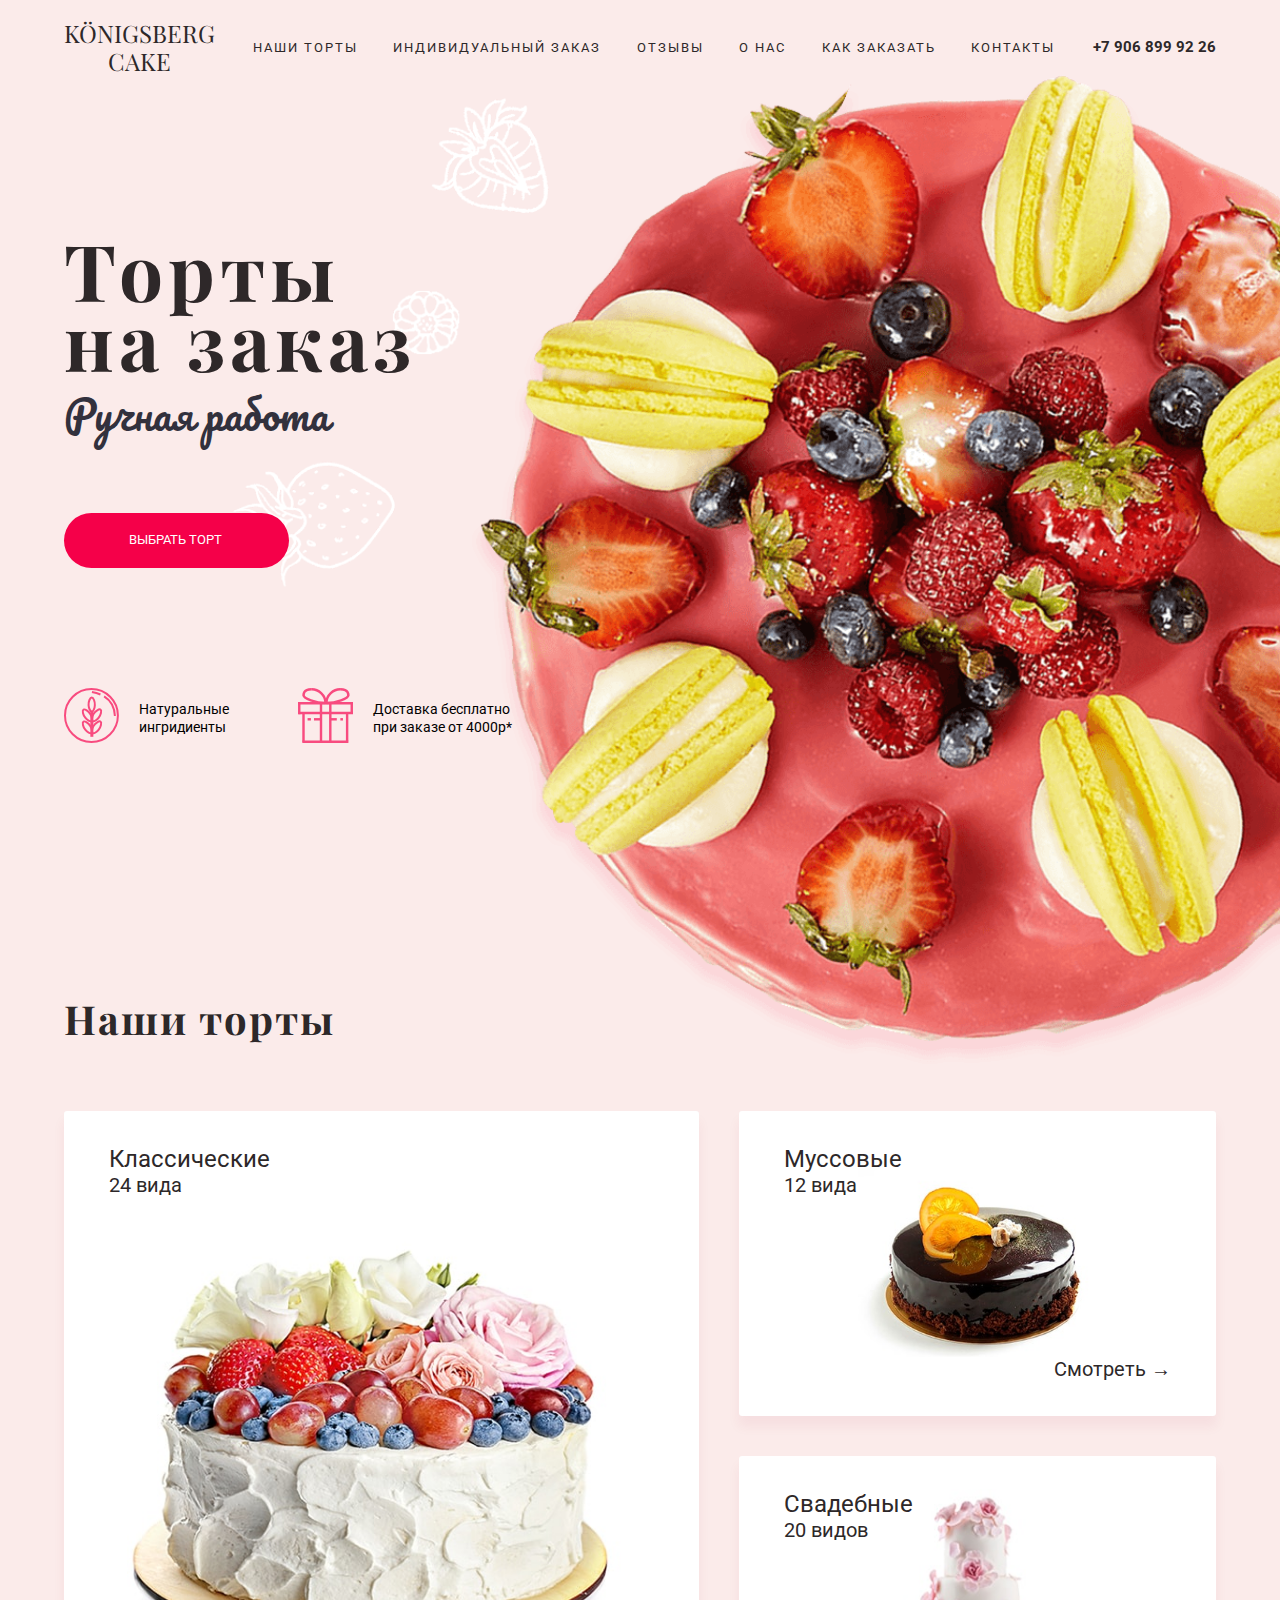
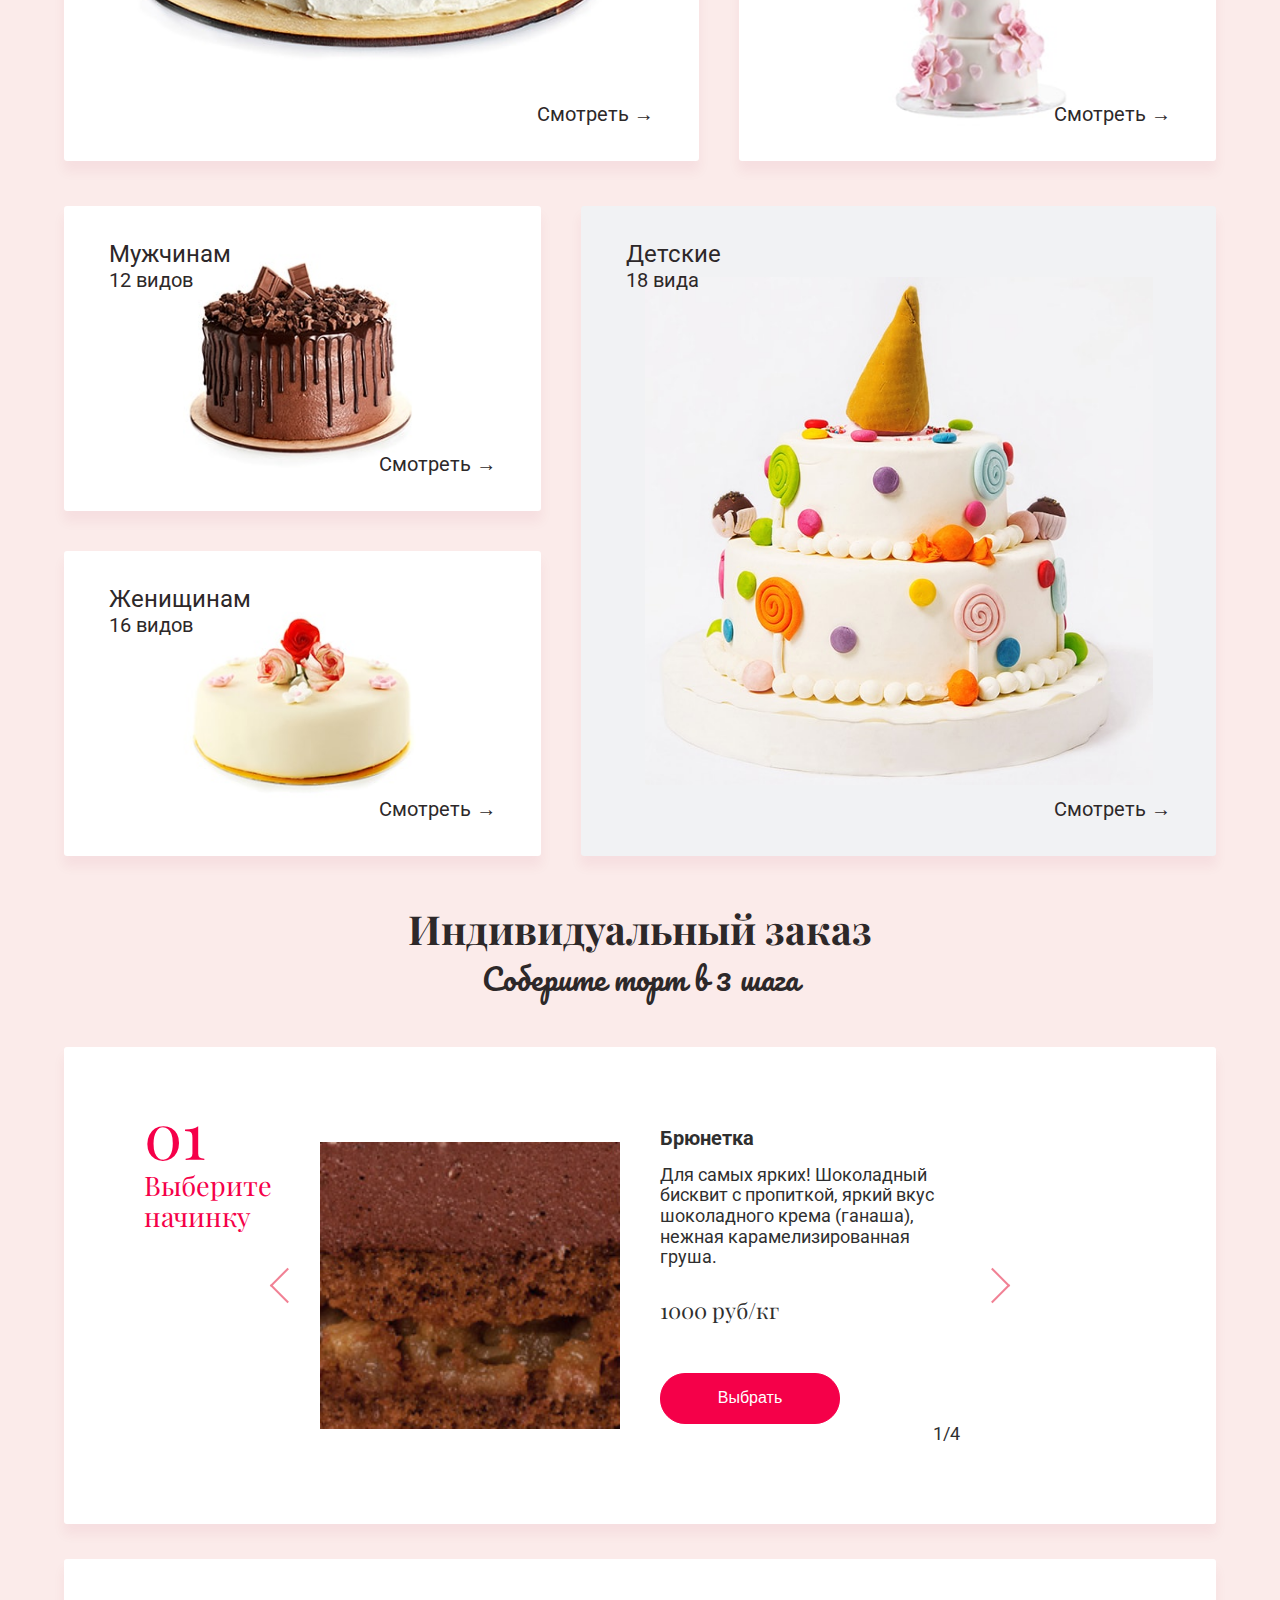
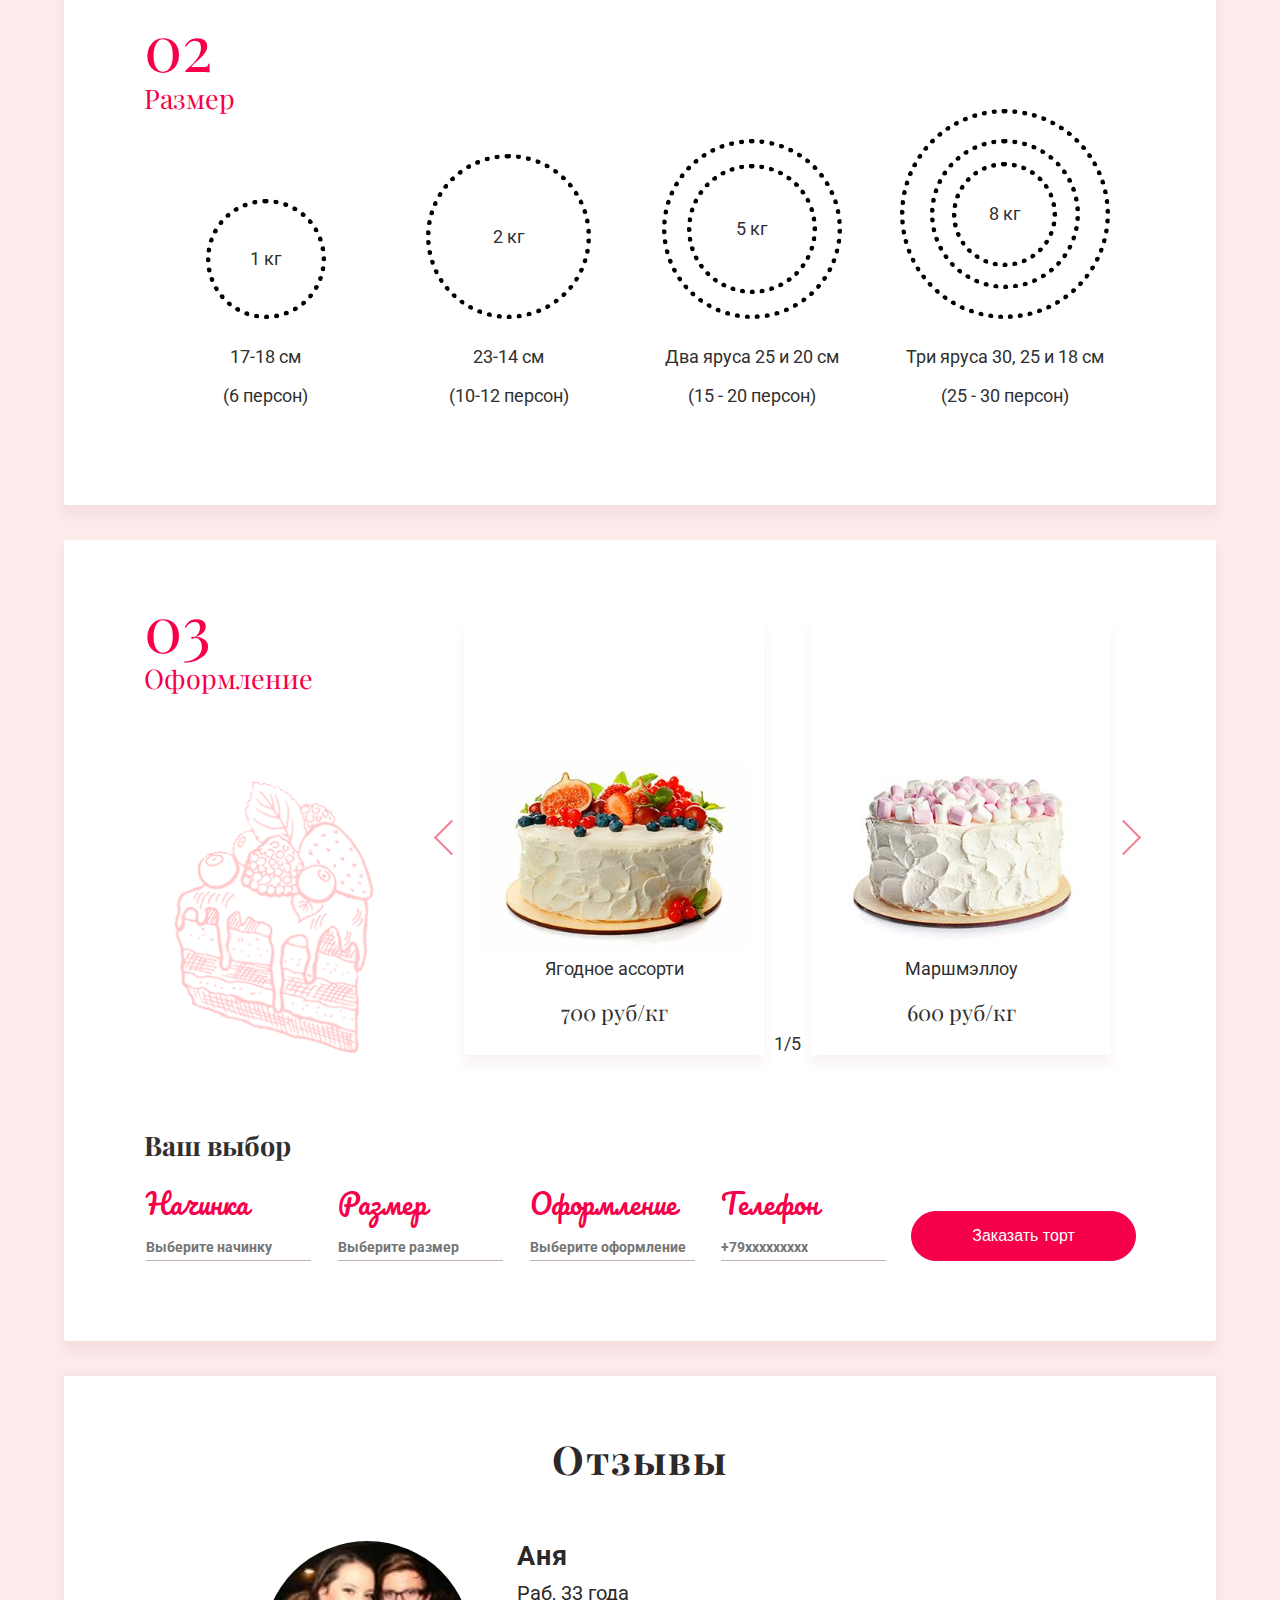
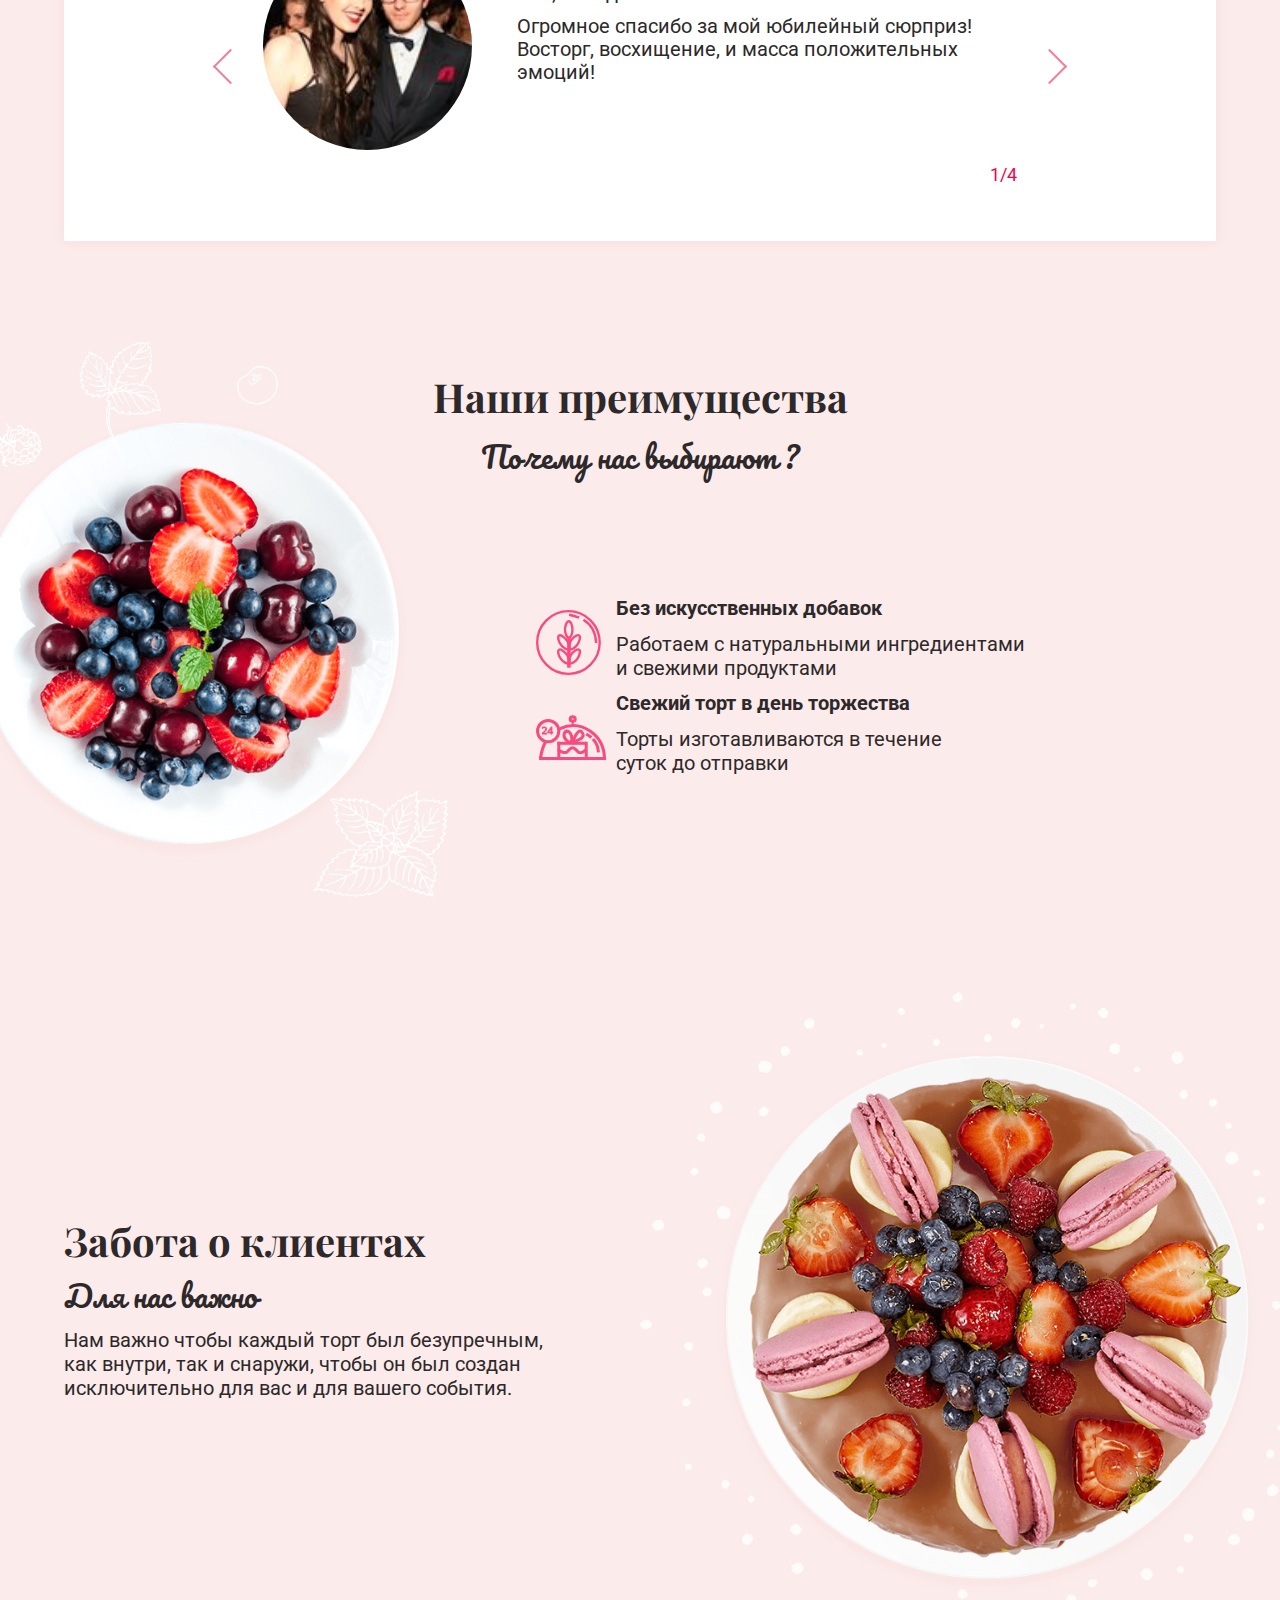
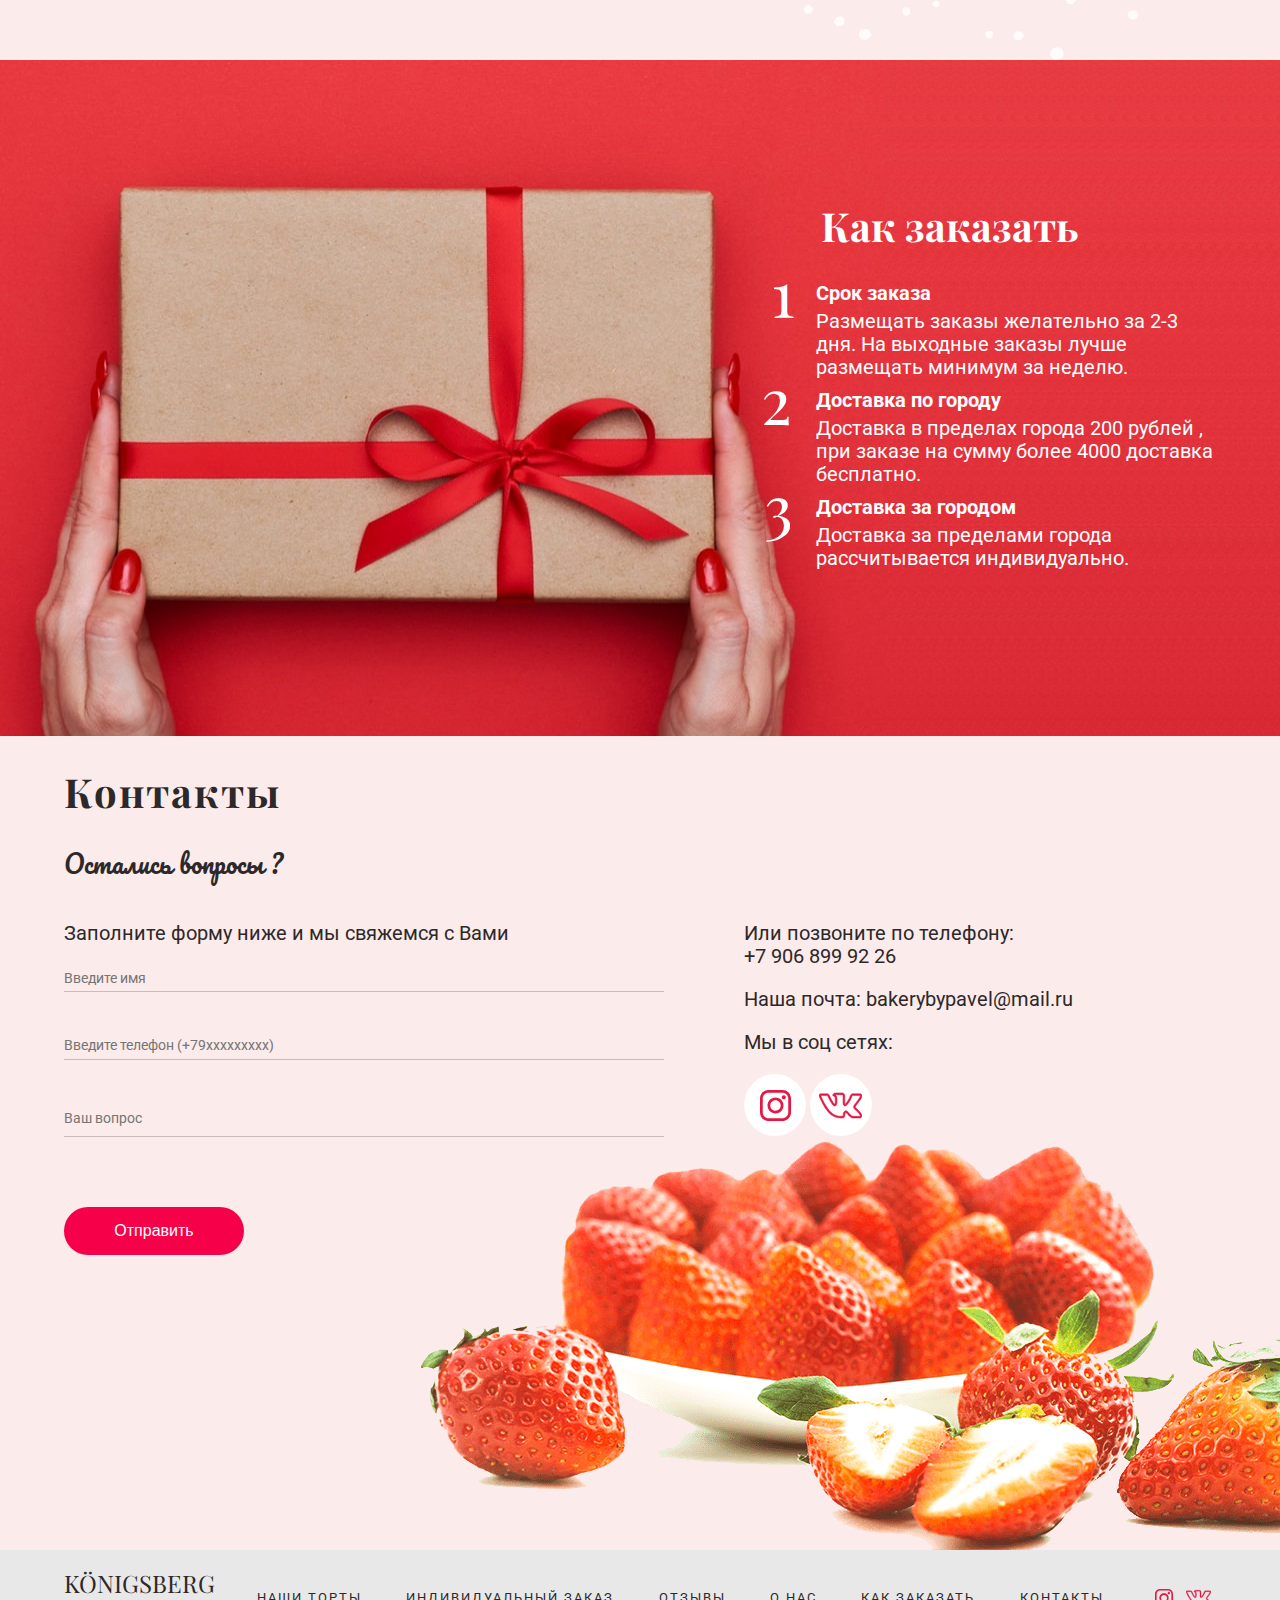
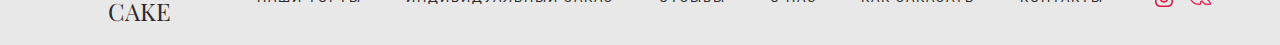
<file: index.html>
<!DOCTYPE html>
<html lang="ru">

<head>
  <meta charset="utf-8" />
  <meta http-equiv="X-UA-Compatible" content="IE=edge">
  <title>"Königsberg Cake" Торты на заказ в Калининграде</title>
  <meta name="description" content="Торты любой сложности. Индивидуальный подход к каждому клиенту. Учтем все предпочтения и сделаем Ваш праздник незабываемым!">
  <meta name="keywords" content="торты на заказ,  калининград, индивидуальный подход, любая сложность, праздик, день рождения, свадьба" />
  <meta name="viewport" content="width=device-width, initial-scale=1">
  <link href="https://fonts.googleapis.com/css?family=Pacifico|Playfair+Display:400i,700,700i|Roboto&amp;subset=cyrillic"
    rel="stylesheet">
  <link rel="stylesheet" type="text/css" href="style/normalize.css">
  <link rel="stylesheet" type="text/css" href="style/main.css">
  <script src="https://www.google.com/recaptcha/api.js?onload=onloadReCaptchaInvisible&render=explicit" async defer></script>
</head>

<body>
  <div class="wrapper wrapper-off">
    <header class="main-header">
      <nav class="main-navigation">
        <a class="main-logo">Königsberg <br> Cake</a>
        <div class="burger" onclick="burgerClick(this)">
          <div class="bar1"></div>
          <div class="bar2"></div>
          <div class="bar3"></div>
        </div>
        <ul class="site-navigation">
          <li><a href="#products">Наши торты</a></li>
          <li><a href="#individuals">Индивидуальный заказ</a></li>
          <li><a href="#reviews">Отзывы</a></li>
          <li><a href="#features">О нас</a></li>
          <li><a href="#order">Как заказать</a></li>
          <li><a href="#contacts">Контакты</a></li>
        </ul>
        <div class="contact-number">
          <a href="tel:+79068999226">+7 906 899 92 26</a>
        </div>
      </nav>
      <ul id="mobile-navigation" class="mobile-navigation">
        <li><a href="#products">Наши торты</a></li>
        <li><a href="#individuals">Индивидуальный заказ</a></li>
        <li><a href="#reviews">Отзывы</a></li>
        <li><a href="#features">О нас</a></li>
        <li><a href="#order">Как заказать</a></li>
        <li><a href="#contacts">Контакты</a></li>
      </ul>
    </header>
  </div>
  <section class="intro">
    <div class="wrapper">
      <div class="intro-content">
        <h1 class="intro-title">Торты на заказ</h1>
        <span>Ручная работа</span>
        <a href="#products">Выбрать торт</a>
        <div class="intro-features">
          <div class="intro-feature">Натуральные ингридиенты</div>
          <div class="intro-feature">Доставка бесплатно при заказе от 4000р*</div>
        </div>
      </div>
    </div>
  </section>

  <div class="wrapper">
    <section class="products" id="products">
      <h1 class="products-title">Наши торты</h1>
      <div class="products-panel">
        <div class="products-left products-big">
          <div class="product product-big product-classic">
            <p>Классические</p>
            <p>24 вида</p>
            <a href="/classic.html">Смотреть &rarr;</a>
          </div>
        </div>
        <div class="products-right products-small">
          <div class="product product-small product-mousse">
            <p>Муссовые</p>
            <p>12 вида</p>
            <a href="/mousse.html">Смотреть &rarr;</a>
          </div>
          <div class="product product-small product-wedding">
            <p>Свадебные</p>
            <p>20 видов</p>
            <a href="/wedding.html">Смотреть &rarr;</a>
          </div>
        </div>
      </div>

      <div class="products-panel">
        <div class="products-left products-small">
          <div class="product product-small product-men ">
            <p>Мужчинам</p>
            <p>12 видов</p>
            <a href="/men.html">Смотреть &rarr;</a>
          </div>
          <div class="product product-small product-women">
            <p>Женищинам</p>
            <p>16 видов</p>
            <a href="/women.html">Смотреть &rarr;</a>
          </div>
        </div>
        <div class="products-right products-big">
          <div class="product product-big product-kids">
            <p>Детские</p>
            <p>18 вида</p>
            <a href="/children.html">Смотреть &rarr;</a>
          </div>
        </div>
      </div>
    </section>
  </div>

  <div class="wrapper">
    <section class="individuals" id="individuals">
      <h2 class="individuals-title">Индивидуальный заказ</h2>
      <p class="individuals-question">Соберите торт в 3 шага</p>

      <div class="individual-panel">
        <div class="panel-title">
          <p>01</p>
          <p>Выберите <br> начинку</p>
        </div>
        <div class="filling-container">
          <button id="filling-priew-btn" type="button" aria-label="Предыдущая начинка" class="btn-priew"></button>
          <div class="filling-content" id="filling-slider">
            <div class="filling-img">
              <img id="filling-img" width="300" height="300" src="./img/filling-1.jpg" alt="Брюнетка">
            </div>
            <div class="filling-info">
              <h3 id="filling-title" class="filling-title">Брюнетка</h3>
              <p id="filling-description" class="filling-description">Для самых ярких! Шоколадный бисквит с пропиткой,
                яркий вкус шоколадного крема (ганаша), нежная карамелизированная груша.</p>
              <p id="filling-price" class="filling-price">1000 руб/кг</p>
              <button id="filling-btn" class="filling-button main-btn">Выбрать</button>
              <p id="filling-quantity" class="filling-quantity">1/12</p>
            </div>
          </div>
          <button id="filling-next-btn" type="button" aria-label="Следующая начинка" class="btn-next"></button>
        </div>
      </div>

      <div class="individual-panel">
        <div class="panel-title">
          <p>02</p>
          <p>Размер</p>
        </div>
        <div class="cakes">
          <div class="cake">
            <div class="plate plate-small">
              <div class="size size-small">
                <p>1 кг</p>
              </div>
            </div>
            <p>17-18 см</p>
            <p>(6 персон)</p>
          </div>

          <div class="cake">
            <div class="plate plate-middle">
              <div class="size size-middle">
                <p>2 кг</p>
              </div>
            </div>
            <p>23-14 см</p>
            <p>(10-12 персон)</p>
          </div>

          <div class="cake">
            <div class="plate plate-big">
              <div class="size size-big">
                <div class="size size-big">
                  <p>5 кг</p>
                </div>
              </div>
            </div>
            <p>Два яруса 25 и 20 см</p>
            <p>(15 - 20 персон)</p>
          </div>

          <div class="cake">
            <div class="plate plate-extra-big">
              <div class="size size-extra-big">
                <div class="size size-extra-big">
                  <div class="size size-extra-big">
                    <p>8 кг</p>
                  </div>
                </div>
              </div>
            </div>
            <p>Три яруса 30, 25 и 18 см</p>
            <p>(25 - 30 персон)</p>
          </div>
        </div>
      </div>

      <div class="individual-panel">
        <div class="panel-title">
          <p>03</p>
          <p>Оформление</p>
        </div>

        <div id="appearance-container" class="appearance-container">
          <button id="appearance-priew-btn" type="button" aria-label="Предыдущее оформление" class="btn-priew"></button>
          <div class="appearance-content" id="appearance-slider">
            <div class="appearance-card">
              <img id="appearance-img-1" src="./img/appearance-1.jpg" alt="Ягодное ассорти">
              <p id="appearance-name-1" class="appearance-name">Ягодное ассорти</p>
              <p id="appearance-price-1" class="appearance-price">700 руб/кг</p>
            </div>
            <p id="appearance-quantity" class="appearance-quantity">1/12</p>
            <div class="appearance-card disabled">
              <img id="appearance-img-2" src="./img/appearance-2.jpg" alt="Маршмэллоу">
              <p id="appearance-name-2" class="appearance-name">Маршмэллоу</p>
              <p id="appearance-price-2" class="appearance-price">600 руб/кг</p>
            </div>
          </div>
          <button id="appearance-next-btn" type="button" aria-label="Следующее оформление" class="btn-next"></button>
        </div>
        <div>
          <h3 class="form-title">Ваш выбор</h3>
            <form id="individual-form" action="/individual-form.php" class="individual-form" method="POST">  
            <fieldset>
              <legend>Начинка</legend>
              <input type="text" name="individual-filling" id="input-filling" placeholder="Выберите начинку" readonly>
              <div id="individual-form-recaptcha"></div>
            </fieldset>
            <fieldset>
              <legend>Размер</legend>
              <input type="text" name="individual-size" id="input-size" placeholder="Выберите размер" readonly>
            </fieldset>
            <fieldset>
              <legend>Оформление</legend>
              <input type="text" name="individual-appearance" id="input-appearance" placeholder="Выберите оформление" readonly>
            </fieldset>
            <fieldset>
              <legend>Телефон</legend>
              <input type="text" name="individual-phone" id="individual-phone" placeholder="+79ххххххххх" pattern="(\+7|8)9[0-9]{9}"
                maxlength="12">
            </fieldset>
              <button type="submit" id="individual-form-submit" class="g-recaptcha main-btn individual-form-btn" title="Проверьте ваш заказ">Заказать торт</button>
          </form>
        </div>
      </div>
    </section>
  </div>

  <div class="wrapper">
    <section class="reviews" id="reviews">
      <h2 class="reviews-title">Отзывы</h2>
      <div class="reviews-container">
        <button id="priew-btn" type="button" aria-label="Предыдущий комментарий" class="btn-priew"></button>
        <div class="reviews-content" id="slider-content">
          <div class="reviews-img">
            <img id="slider-img" width="209" height="209" src="./img/rew-anna.jpg" alt="Maria">
          </div>
          <div class="reviews-review">
            <h3 id="slider-name" class="reviews-name">Аня</h3>
            <p id="slider-age" class="reviews-age">Раб, 33 года</p>
            <p id="slider-comment" class="reviews-comment">Огромное спасибо за мой юбилейный сюрприз! Восторг,
              восхищение, и масса положительных эмоций!</p>
            <p id="slider-quantity" class="reviews-quantity">1/26</p>
          </div>
        </div>
        <button id="next-btn" type="button" aria-label="Следующий комментарий" class="btn-next"></button>
      </div>
    </section>
  </div>

  <section class="features" id="features">
    <div class="wrapper">
      <h2 class="features-title">Наши преимущества</h2>
      <p class="features-question">Почему нас выбирают ?</p>
      <div class="features-item features-item-first">
        <b class="feature-title">Без искусственных добавок</b>
        <p class="feature-middle">Работаем с натуральными ингредиентами и свежими продуктами</p>
      </div>
      <div class="features-item features-item-second">
        <b class="feature-title">Свежий торт в день торжества</b>
        <p class="feature-small">Торты изготавливаются в течение суток до отправки</p>
      </div>
      <div class="features-item features-item-last">
        <h2 class="features-title">Забота о клиентах</h2>
        <p class="features-question">Для нас важно</p>
        <P class="feature-big">Нам важно чтобы каждый торт был безупречным, как внутри, так и снаружи, чтобы он был
          создан исключительно для вас и для вашего события.</P>
      </div>
    </div>
  </section>

  <section class="order" id="order">
    <div class="wrapper">
      <div class="order-content">
        <h2 class="order-title">Как заказать</h2>
        <ul class="order-list">
          <li class="order-list-item">
            <b>Срок заказа</b>
            <p>Размещать заказы желательно за 2-3 дня. На выходные заказы лучше размещать минимум за
              неделю. </p>
          </li>
          <li class="order-list-item">
            <b>Доставка по городу</b>
            <p>Доставка в пределах города 200 рублей , при заказе на сумму более 4000 доставка бесплатно.</p>
          </li>
          <li class="order-list-item">
            <b>Доставка за городом </b>
            <p>Доставка за пределами города рассчитывается индивидуально.</p>
          </li>
        </ul>
      </div>
    </div>
  </section>

  <section class="contacts" id="contacts">
    <div class="wrapper">
      <h2 class="contacts-title">Контакты</h2>
      <p class="contacts-question">Остались вопросы ?</p>
      <div class="contacts-flex">
        <div class="contacts-form">
          <p>Заполните форму ниже и мы свяжемся с Вами</p>
          <form id="contact-form" action="/contact-form.php" method="POST">
          <!-- <form id="contact-form" action="https://echo.htmlacademy.ru/" method="POST"> -->
            <input type="text" id="contact-name" name="contact-name" placeholder="Введите имя">
            <input type="text" id="contact-phone" placeholder="Введите телефон (+79ххххххххх)" pattern="(\+7|8)9[0-9]{9}" name="contact-phone"
              maxlength="12">
            <textarea name="contact-question" id="contact-question" cols="10" rows="1" placeholder="Ваш вопрос"></textarea>
            <div id="contact-form-recaptcha"></div>
            <button type="submit" id="contact-form-submit" class="main-btn">Отправить</button>
          </form>
        </div>
        <div class="contacts-info">
          <p>Или позвоните по телефону: <a class="tel" href="tel:+79068999226">+7 906 899 92 26</a></p>
          <p>Наша почта: <a class="email" href="mailto:bakerybypavel@mail.ru">bakerybypavel@mail.ru</a></p>
          <div class="contacts-social">
            <p>Мы в соц сетях:</p>
            <a class="social-btn btn-inst" href="#" aria-label="Instagramm"></a>
            <a class="social-btn btn-vk" href="#" aria-label="VK"></a>
          </div>
        </div>
      </div>
    </div>
  </section>
  <footer class="main-footer">
    <div class="wrapper">
      <nav class="main-navigation">
        <a class="main-logo">Königsberg <br> Cake</a>
        <ul class="site-navigation">
          <li><a href="#products">Наши торты</a></li>
          <li><a href="#individuals">Индивидуальный заказ</a></li>
          <li><a href="#reviews">Отзывы</a></li>
          <li><a href="#features">О нас</a></li>
          <li><a href="#order">Как заказать</a></li>
          <li><a href="#contacts">Контакты</a></li>
        </ul>
        <div class="footer-social">
          <a class="social-btn btn-inst" href="#" aria-label="Instagramm"></a>
          <a class="social-btn btn-vk" href="#" aria-label="VK"></a>
        </div>
      </nav>
    </div>
  </footer>

  <script src="script/main.js"></script>
</body>

</html>
</file>
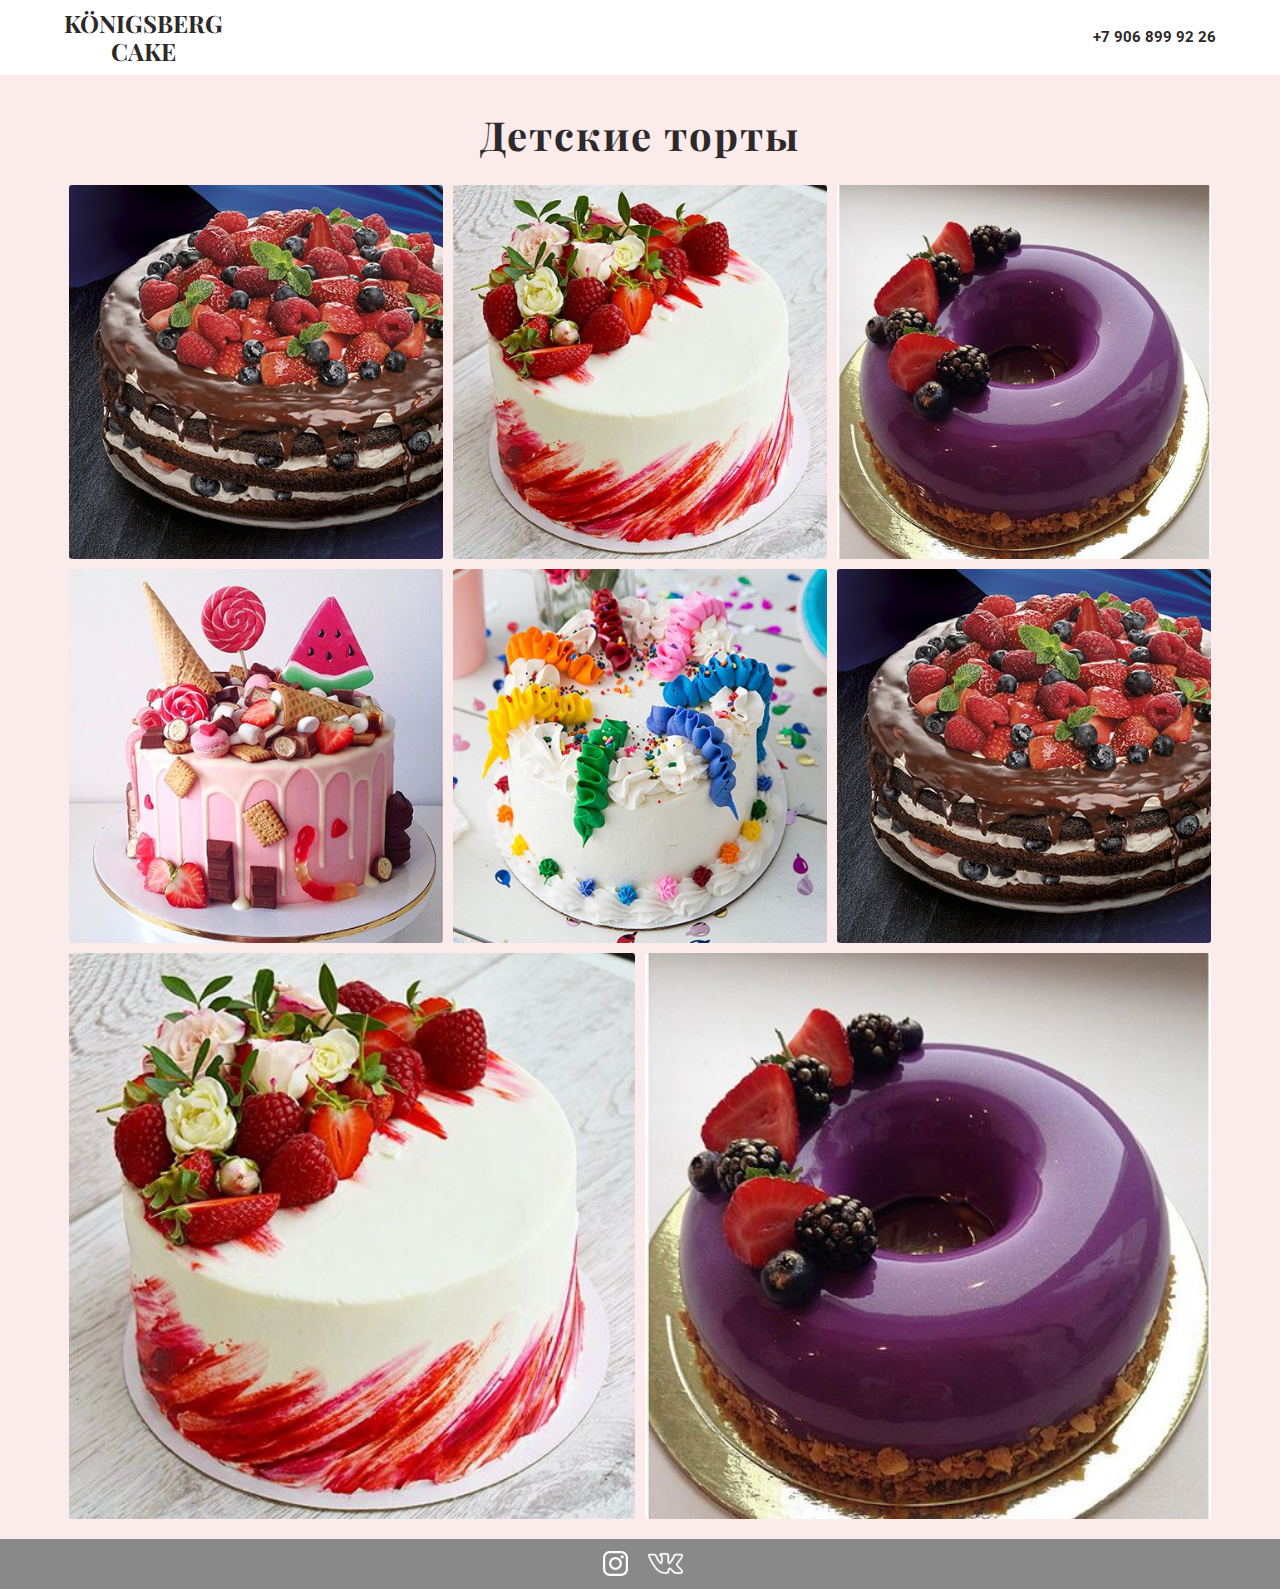
<file: children.html>
<!DOCTYPE html>
<html>

<head>
  <meta charset="utf-8" />
  <meta http-equiv="X-UA-Compatible" content="IE=edge">
  <title>Галерея классических тортов "Königsberg Cake"</title>
  <meta name="description" content="Галерея тортов для детей, где вы можете увидеть все разнообразие и качество наших работ">
  <meta name="keywords" content="торты на заказ,  калининград, индивидуальный подход, любая сложность, праздик, день рождения, свадьба, торты для детей" />
  <meta name="viewport" content="width=device-width, initial-scale=1">
  <link href="https://fonts.googleapis.com/css?family=Playfair+Display:700|Roboto:700" rel="stylesheet">
  <link rel="stylesheet" type="text/css" href="style/normalize.css">
  <link rel="stylesheet" type="text/css" media="screen" href="style/main.css" />
</head>

<body>
  <header class="cakes-header">
    <nav class="cakes-navigation">
      <a href="/index.html" class="cakes-logo">Königsberg <br> Cake</a>
      <div class="cakes-contact-number">
        <a href="tel:+79068999226">+7 906 899 92 26</a>
      </div>
  </header>
  <section class="cakes-galery">
    <h1>Детские торты</h1>
    <div>
      <img src="img/picture-1.jpg" alt="">
    </div>
    <div>
      <img src="img/picture-2.jpg" alt="">
    </div>
    <div>
      <img src="img/picture-3.jpg" alt="">
    </div>
    <div>
      <img src="img/picture-4.jpg" alt="">
    </div>
    <div>
      <img src="img/picture-5.jpg" alt="">
    </div>
    <div>
      <img src="img/picture-1.jpg" alt="">
    </div>
    <div>
      <img src="img/picture-2.jpg" alt="">
    </div>
    <div>
      <img src="img/picture-3.jpg" alt="">
    </div>
  </section>
  <footer class="cake-footer">
    <div class="cake-footer-social">
      <a class="social-btn btn-inst" href="#" aria-label="Instagramm"></a>
      <a class="social-btn btn-vk" href="#" aria-label="VK"></a>
    </div>
    </nav>
  </footer>
</body>

</html>
</file>
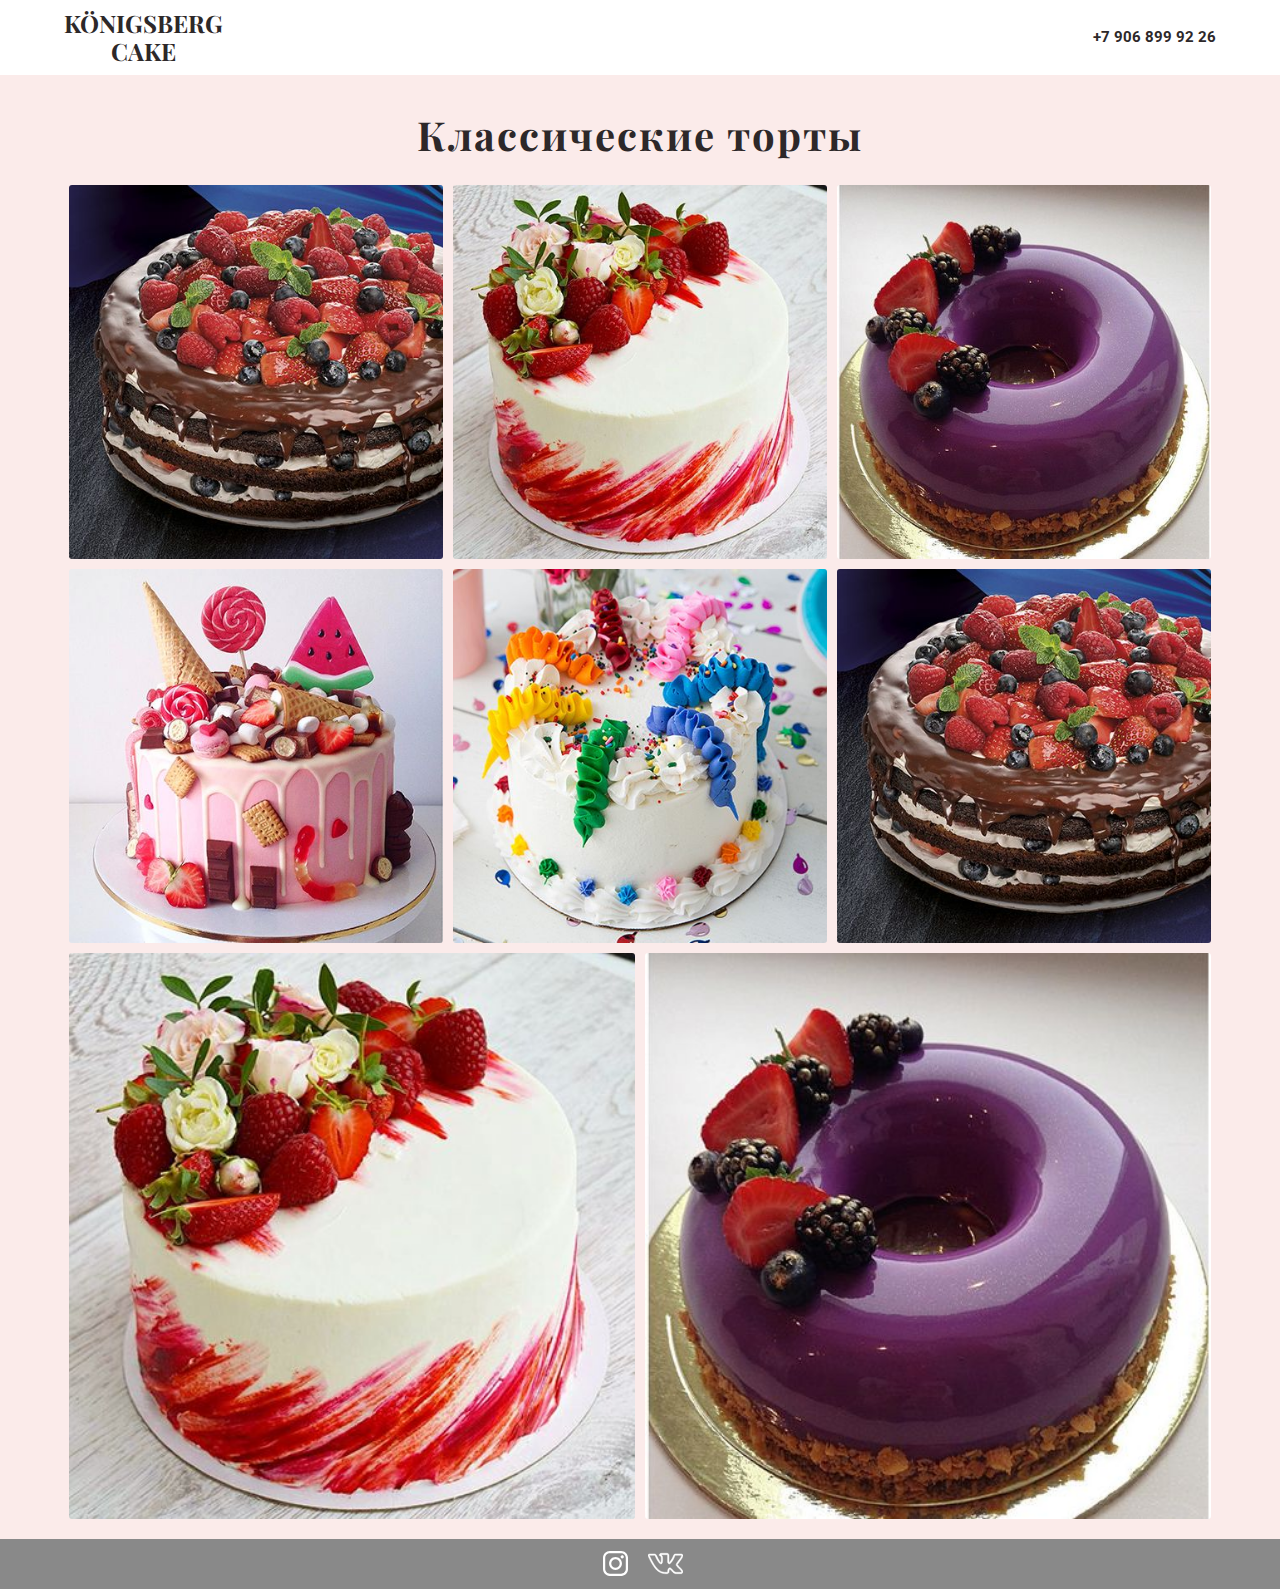
<file: classic.html>
<!DOCTYPE html>
<html>

<head>
  <meta charset="utf-8" />
  <meta http-equiv="X-UA-Compatible" content="IE=edge">
  <title>Галерея классических тортов "Königsberg Cake"</title>
  <meta name="description" content="Галерея классических тортов, где вы можете увидеть все разнообразие и качество наших работ">
  <meta name="keywords" content="торты на заказ,  калининград, индивидуальный подход, любая сложность, праздик, день рождения, свадьба, классические торты" />
  <meta name="viewport" content="width=device-width, initial-scale=1">
  <link href="https://fonts.googleapis.com/css?family=Playfair+Display:700|Roboto:700" rel="stylesheet">
  <link rel="stylesheet" type="text/css" href="style/normalize.css">
  <link rel="stylesheet" type="text/css" media="screen" href="style/main.css" />
</head>

<body>
  <header class="cakes-header">
    <nav class="cakes-navigation">
      <a href="/index.html" class="cakes-logo">Königsberg <br> Cake</a>
      <div class="cakes-contact-number">
        <a href="tel:+79068999226">+7 906 899 92 26</a>
      </div>
  </header>
  <section class="cakes-galery">
    <h1>Классические торты</h1>
    <div>
      <img src="img/picture-1.jpg" alt="">
    </div>
    <div>
      <img src="img/picture-2.jpg" alt="">
    </div>
    <div>
      <img src="img/picture-3.jpg" alt="">
    </div>
    <div>
      <img src="img/picture-4.jpg" alt="">
    </div>
    <div>
      <img src="img/picture-5.jpg" alt="">
    </div>
    <div>
      <img src="img/picture-1.jpg" alt="">
    </div>
    <div>
      <img src="img/picture-2.jpg" alt="">
    </div>
    <div>
      <img src="img/picture-3.jpg" alt="">
    </div>
  </section>
  <footer class="cake-footer">
    <div class="cake-footer-social">
      <a class="social-btn btn-inst" href="#" aria-label="Instagramm"></a>
      <a class="social-btn btn-vk" href="#" aria-label="VK"></a>
    </div>
    </nav>
  </footer>
</body>

</html>
</file>
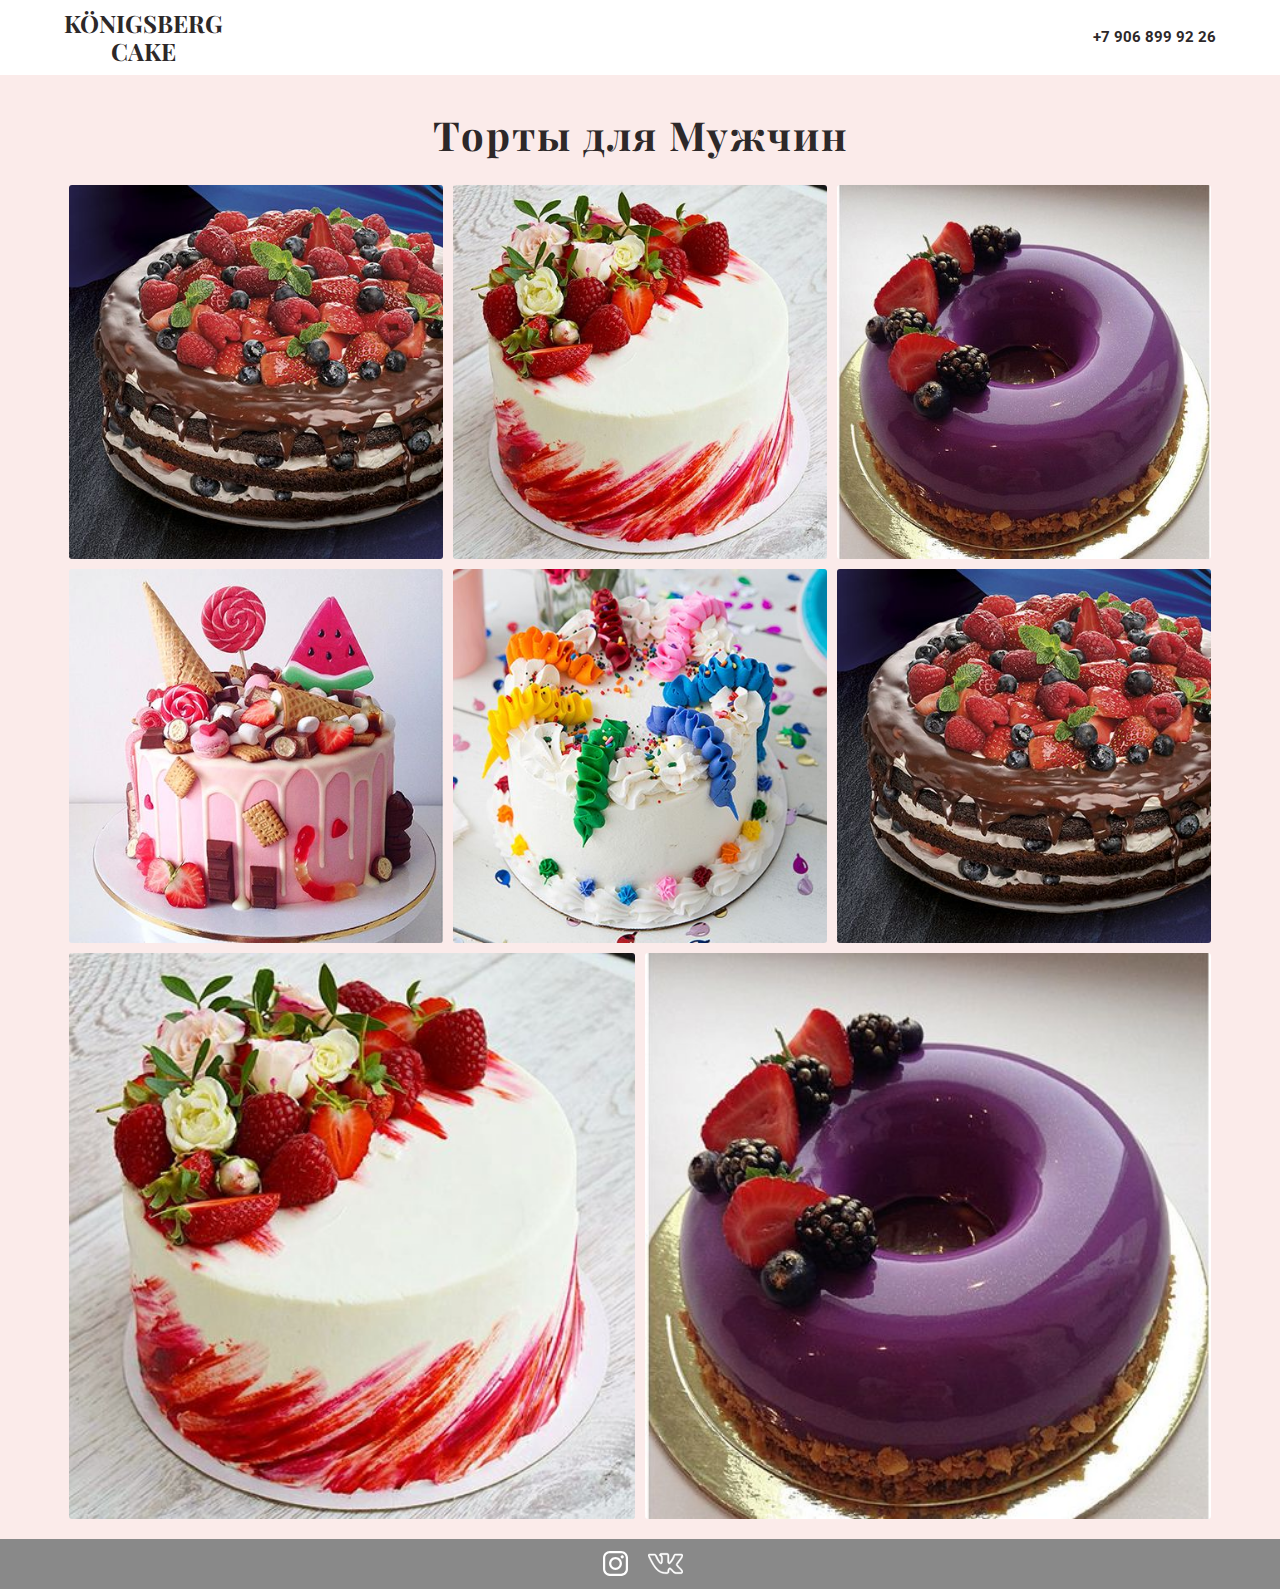
<file: men.html>
<!DOCTYPE html>
<html>

<head>
  <meta charset="utf-8" />
  <meta http-equiv="X-UA-Compatible" content="IE=edge">
  <title>Галерея классических тортов "Königsberg Cake"</title>
  <meta name="description" content="Галерея тортов для мужчин, где вы можете увидеть все разнообразие и качество наших работ">
  <meta name="keywords" content="торты на заказ,  калининград, индивидуальный подход, любая сложность, праздик, день рождения, свадьба, торты для мужчин" />
  <meta name="viewport" content="width=device-width, initial-scale=1">
  <link href="https://fonts.googleapis.com/css?family=Playfair+Display:700|Roboto:700" rel="stylesheet">
  <link rel="stylesheet" type="text/css" href="style/normalize.css">
  <link rel="stylesheet" type="text/css" media="screen" href="style/main.css" />
</head>

<body>
  <header class="cakes-header">
    <nav class="cakes-navigation">
      <a href="/index.html" class="cakes-logo">Königsberg <br> Cake</a>
      <div class="cakes-contact-number">
        <a href="tel:+79068999226">+7 906 899 92 26</a>
      </div>
  </header>
  <section class="cakes-galery">
    <h1>Торты для Мужчин</h1>
    <div>
      <img src="img/picture-1.jpg" alt="">
    </div>
    <div>
      <img src="img/picture-2.jpg" alt="">
    </div>
    <div>
      <img src="img/picture-3.jpg" alt="">
    </div>
    <div>
      <img src="img/picture-4.jpg" alt="">
    </div>
    <div>
      <img src="img/picture-5.jpg" alt="">
    </div>
    <div>
      <img src="img/picture-1.jpg" alt="">
    </div>
    <div>
      <img src="img/picture-2.jpg" alt="">
    </div>
    <div>
      <img src="img/picture-3.jpg" alt="">
    </div>
  </section>
  <footer class="cake-footer">
    <div class="cake-footer-social">
      <a class="social-btn btn-inst" href="#" aria-label="Instagramm"></a>
      <a class="social-btn btn-vk" href="#" aria-label="VK"></a>
    </div>
    </nav>
  </footer>
</body>

</html>
</file>
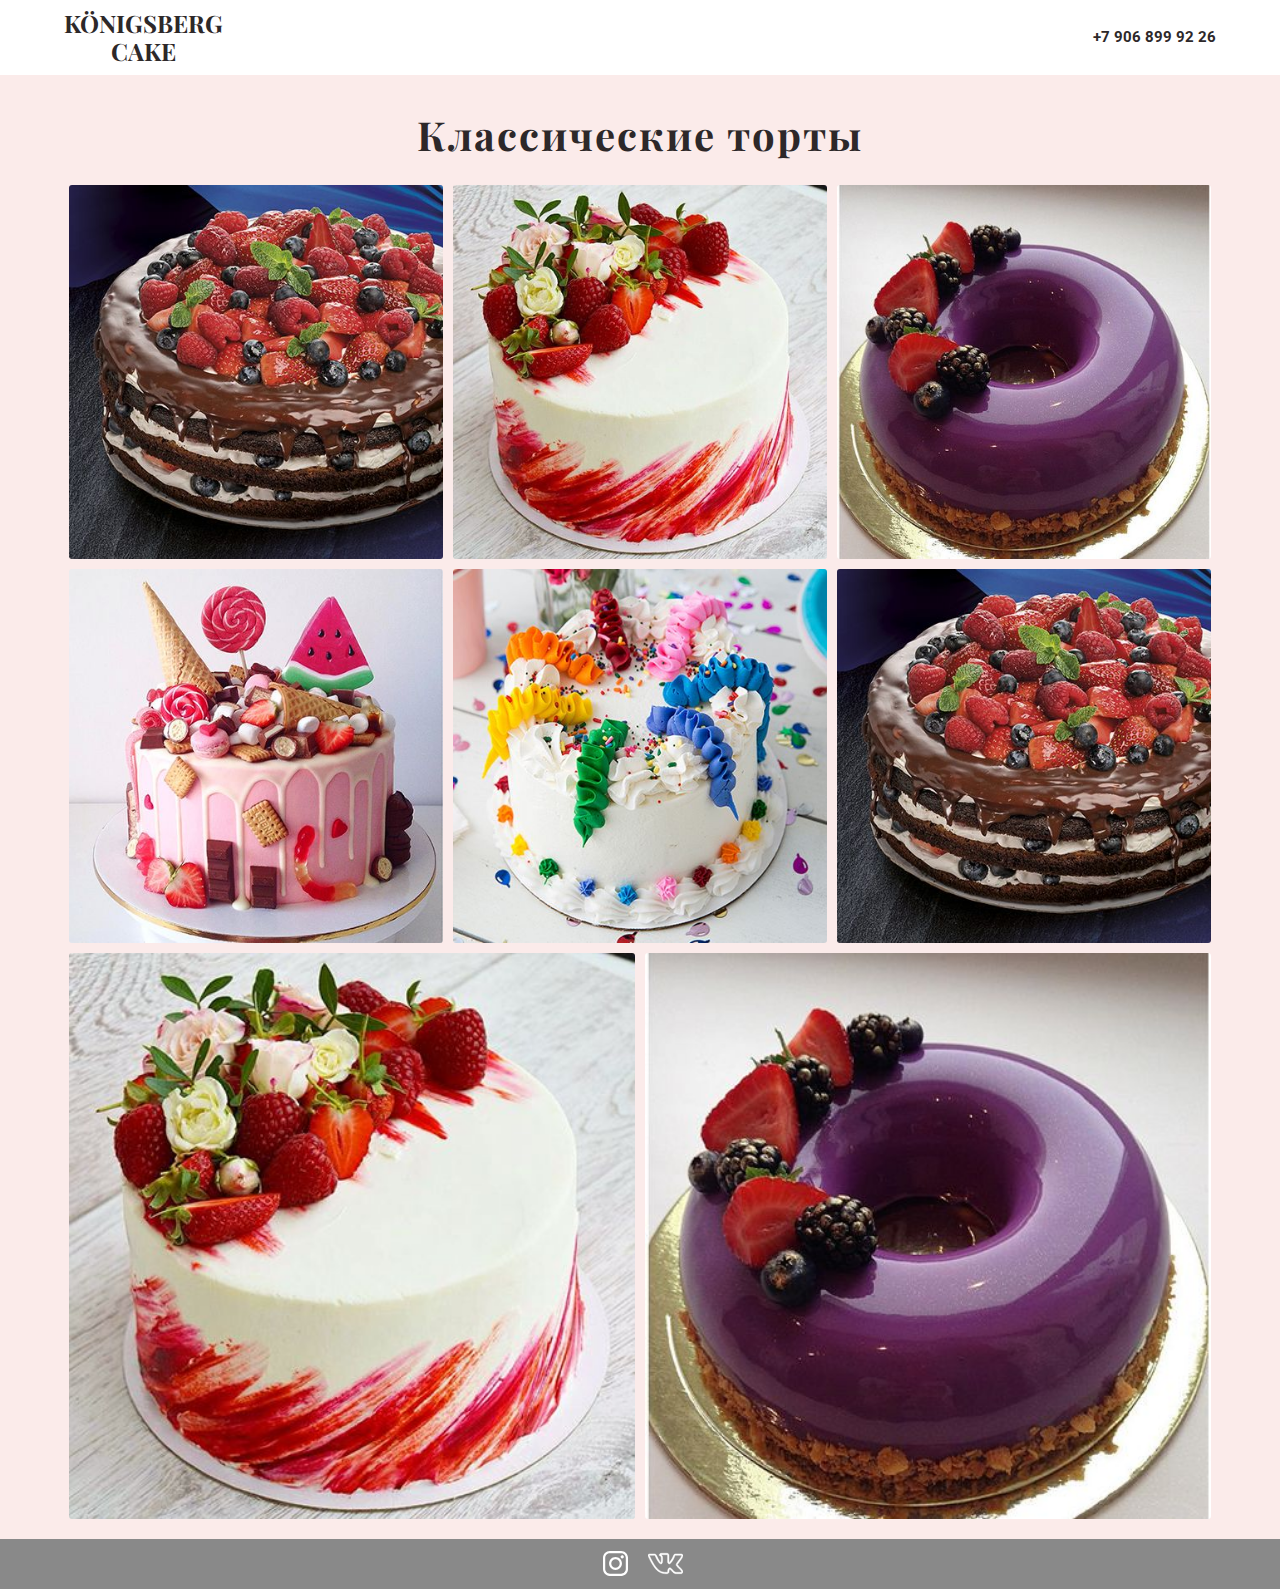
<file: more.html>
<!DOCTYPE html>
<html>

<head>
  <meta charset="utf-8" />
  <meta http-equiv="X-UA-Compatible" content="IE=edge">
  <title>Classic Cakes</title>
  <meta name="viewport" content="width=device-width, initial-scale=1">

    <link href="https://fonts.googleapis.com/css?family=Playfair+Display:700|Roboto:700" rel="stylesheet">
  <link rel="stylesheet" type="text/css" href="style/normalize.css">
  <link rel="stylesheet" type="text/css" media="screen" href="style/main.css" />
</head>

<header class="cakes-header">
  <nav class="cakes-navigation">
    <a href="/index.html" class="cakes-logo">Königsberg <br> Cake</a>
    <div class="cakes-contact-number">
      <a href="tel:+79068999226">+7 906 899 92 26</a>
    </div>
</header>



<section class="cakes-galery">
  <h1>Классические торты</h1>
  <div>
    <img src="img/picture-1.jpg" alt="">
  </div>
  <div>
    <img src="img/picture-2.jpg" alt="">
  </div>
  <div>
    <img src="img/picture-3.jpg" alt="">
  </div>
  <div>
    <img src="img/picture-4.jpg" alt="">
  </div>
  <div>
    <img src="img/picture-5.jpg" alt="">
  </div>
  <div>
    <img src="img/picture-1.jpg" alt="">
  </div>
  <div>
    <img src="img/picture-2.jpg" alt="">
  </div>
  <div>
    <img src="img/picture-3.jpg" alt="">
  </div>
</section>

<footer class="cake-footer">
  <div class="cake-footer-social">
    <a class="social-btn btn-inst" href="#" aria-label="Instagramm"></a>
    <a class="social-btn btn-vk" href="#" aria-label="VK"></a>
  </div>
  </nav>
</footer>
</file>
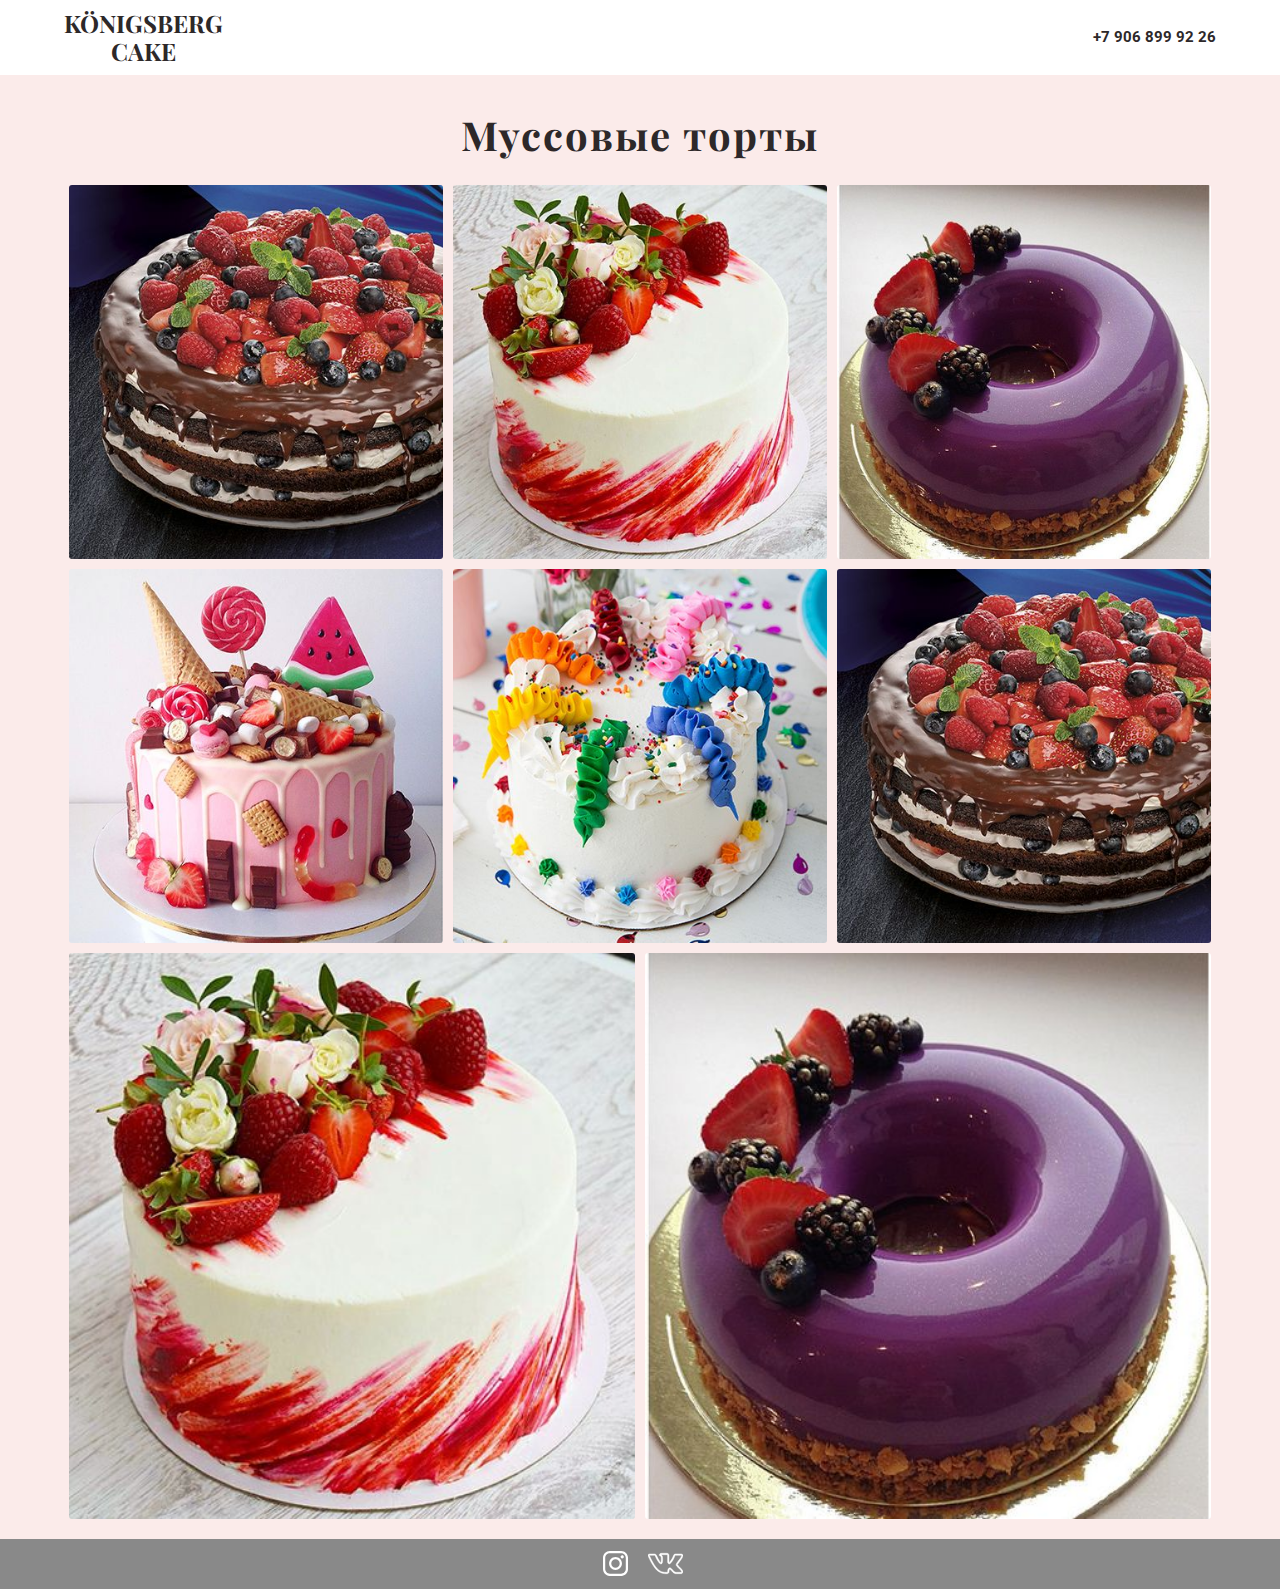
<file: mousse.html>
<!DOCTYPE html>
<html>

<head>
  <meta charset="utf-8" />
  <meta http-equiv="X-UA-Compatible" content="IE=edge">
  <title>Галерея классических тортов "Königsberg Cake"</title>
  <meta name="description" content="Галерея муссовых тортов, где вы можете увидеть все разнообразие и качество наших работ">
  <meta name="keywords" content="торты на заказ,  калининград, индивидуальный подход, любая сложность, праздик, день рождения, свадьба, муссовые торты" />
  <meta name="viewport" content="width=device-width, initial-scale=1">
  <link href="https://fonts.googleapis.com/css?family=Playfair+Display:700|Roboto:700" rel="stylesheet">
  <link rel="stylesheet" type="text/css" href="style/normalize.css">
  <link rel="stylesheet" type="text/css" media="screen" href="style/main.css" />
</head>

<body>
  <header class="cakes-header">
    <nav class="cakes-navigation">
      <a href="/index.html" class="cakes-logo">Königsberg <br> Cake</a>
      <div class="cakes-contact-number">
        <a href="tel:+79068999226">+7 906 899 92 26</a>
      </div>
  </header>
  <section class="cakes-galery">
    <h1>Муссовые торты</h1>
    <div>
      <img src="img/picture-1.jpg" alt="">
    </div>
    <div>
      <img src="img/picture-2.jpg" alt="">
    </div>
    <div>
      <img src="img/picture-3.jpg" alt="">
    </div>
    <div>
      <img src="img/picture-4.jpg" alt="">
    </div>
    <div>
      <img src="img/picture-5.jpg" alt="">
    </div>
    <div>
      <img src="img/picture-1.jpg" alt="">
    </div>
    <div>
      <img src="img/picture-2.jpg" alt="">
    </div>
    <div>
      <img src="img/picture-3.jpg" alt="">
    </div>
  </section>
  <footer class="cake-footer">
    <div class="cake-footer-social">
      <a class="social-btn btn-inst" href="#" aria-label="Instagramm"></a>
      <a class="social-btn btn-vk" href="#" aria-label="VK"></a>
    </div>
    </nav>
  </footer>
</body>

</html>
</file>
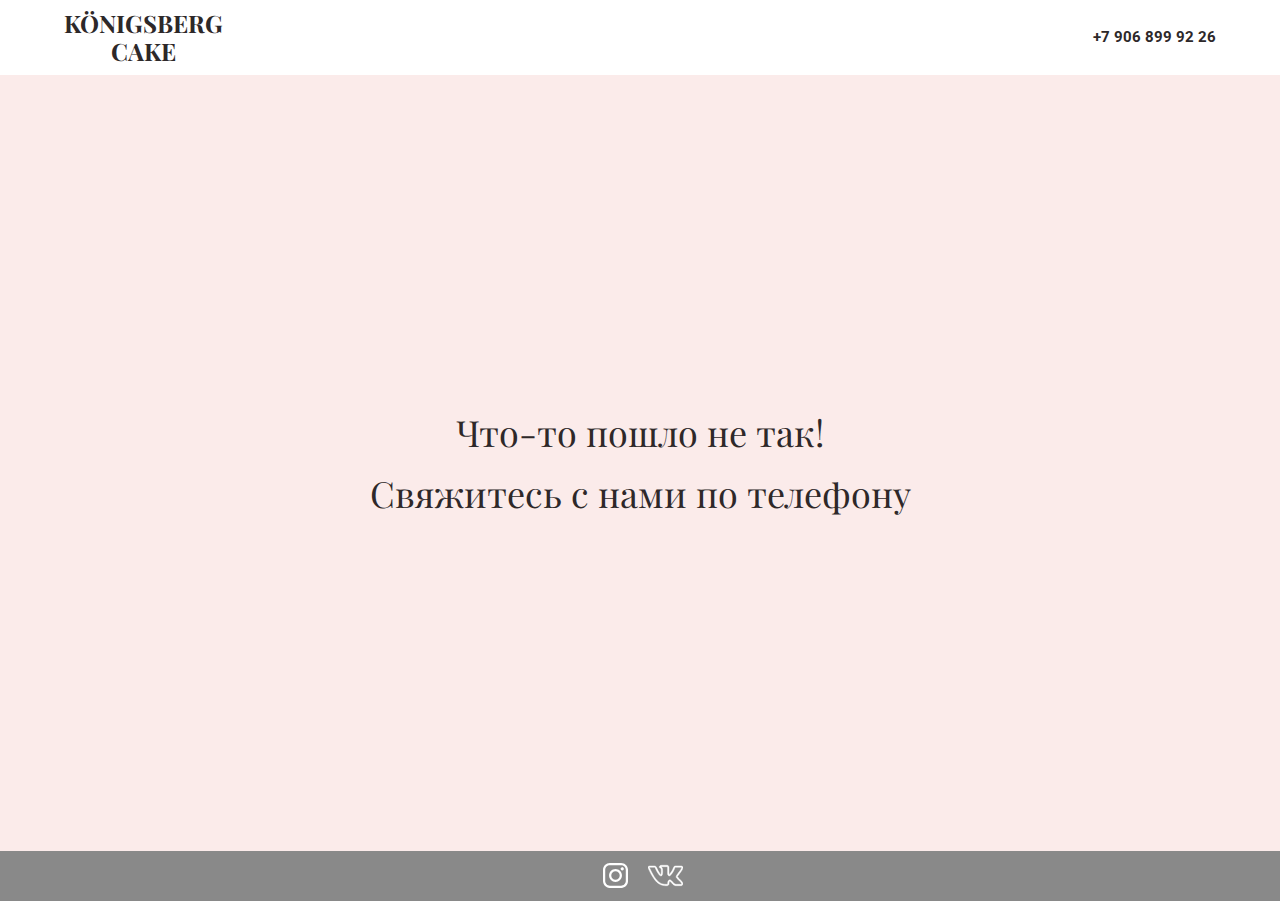
<file: regret.html>
<!DOCTYPE html>
<html>

<head>
  <meta charset="utf-8" />
  <meta http-equiv="X-UA-Compatible" content="IE=edge">
  <title>Что-то пошло не так "Königsberg Cake" </title>
  <meta name="viewport" content="width=device-width, initial-scale=1">
  <link href="https://fonts.googleapis.com/css?family=Playfair+Display:700|Roboto:700" rel="stylesheet">
  <link rel="stylesheet" type="text/css" href="style/normalize.css">
  <link rel="stylesheet" type="text/css" media="screen" href="style/main.css" />
</head>

<body>
  <header class="cakes-header">
    <nav class="cakes-navigation">
      <a href="/index.html" class="cakes-logo">Königsberg <br> Cake</a>
      <div class="cakes-contact-number">
        <a href="tel:+79068999226">+7 906 899 92 26</a>
      </div>
  </header>
  <main class="thanks">
    <p>Что-то пошло не так!</p>
    <p>Свяжитесь с нами по телефону</p>
  </main>
  <footer class="cake-footer">
    <div class="cake-footer-social">
      <a class="social-btn btn-inst" href="#" aria-label="Instagramm"></a>
      <a class="social-btn btn-vk" href="#" aria-label="VK"></a>
    </div>
    </nav>
  </footer>
</body>

</html>
</file>
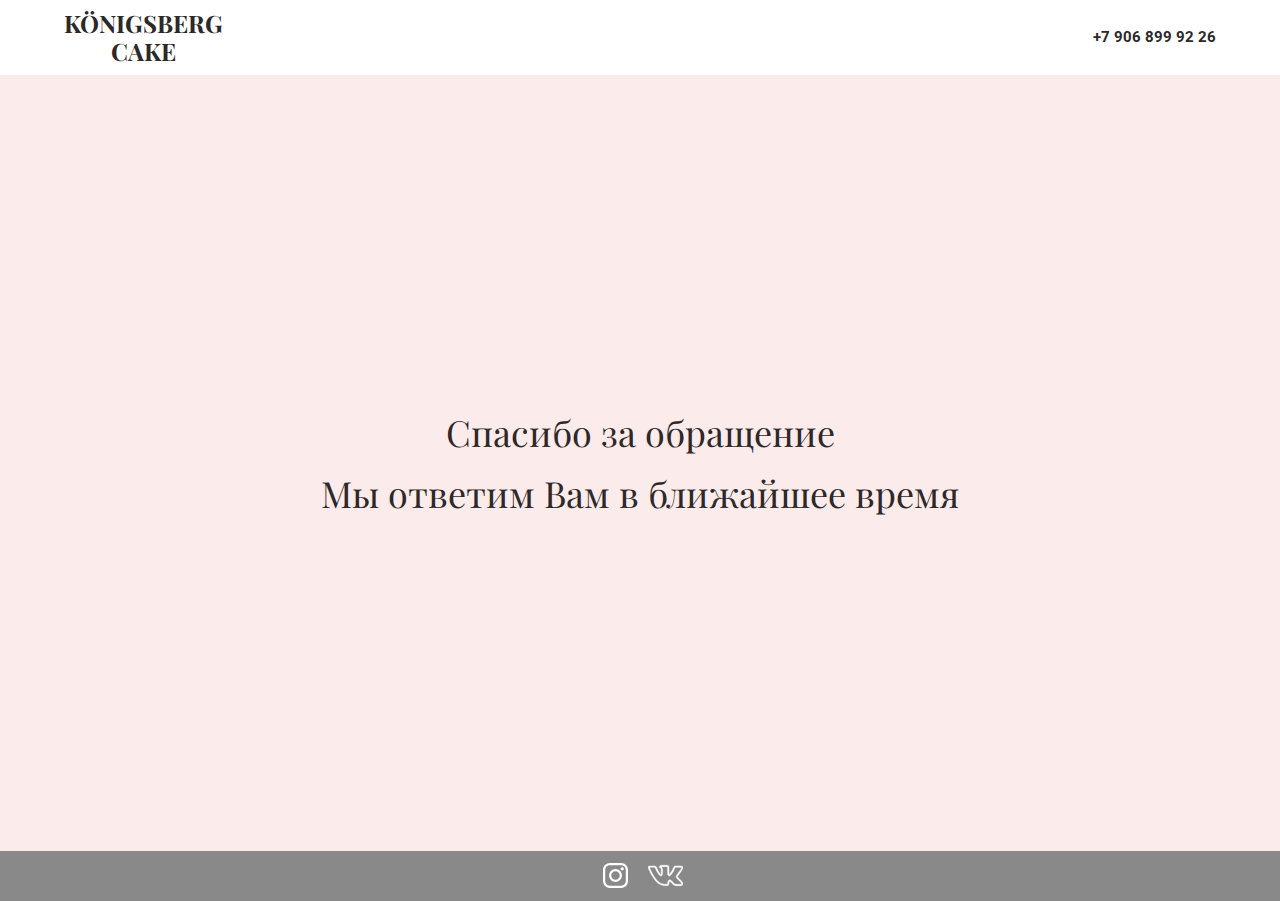
<file: thank-you-contact.html>
<!DOCTYPE html>
<html>

<head>
  <meta charset="utf-8" />
  <meta http-equiv="X-UA-Compatible" content="IE=edge">
  <title>Спасибо за заказ "Königsberg Cake" </title>
  <meta name="viewport" content="width=device-width, initial-scale=1">
  <link href="https://fonts.googleapis.com/css?family=Playfair+Display:700|Roboto:700" rel="stylesheet">
  <link rel="stylesheet" type="text/css" href="style/normalize.css">
  <link rel="stylesheet" type="text/css" media="screen" href="style/main.css" />
</head>

<body>
  <header class="cakes-header">
    <nav class="cakes-navigation">
      <a href="/index.html" class="cakes-logo">Königsberg <br> Cake</a>
      <div class="cakes-contact-number">
        <a href="tel:+79068999226">+7 906 899 92 26</a>
      </div>
  </header>
  <main class="thanks">
    <p>Спасибо за обращение</p>
    <p>Мы ответим Вам в ближайшее время</p>
  </main>
  <footer class="cake-footer">
    <div class="cake-footer-social">
      <a class="social-btn btn-inst" href="#" aria-label="Instagramm"></a>
      <a class="social-btn btn-vk" href="#" aria-label="VK"></a>
    </div>
    </nav>
  </footer>
</body>

</html>
</file>
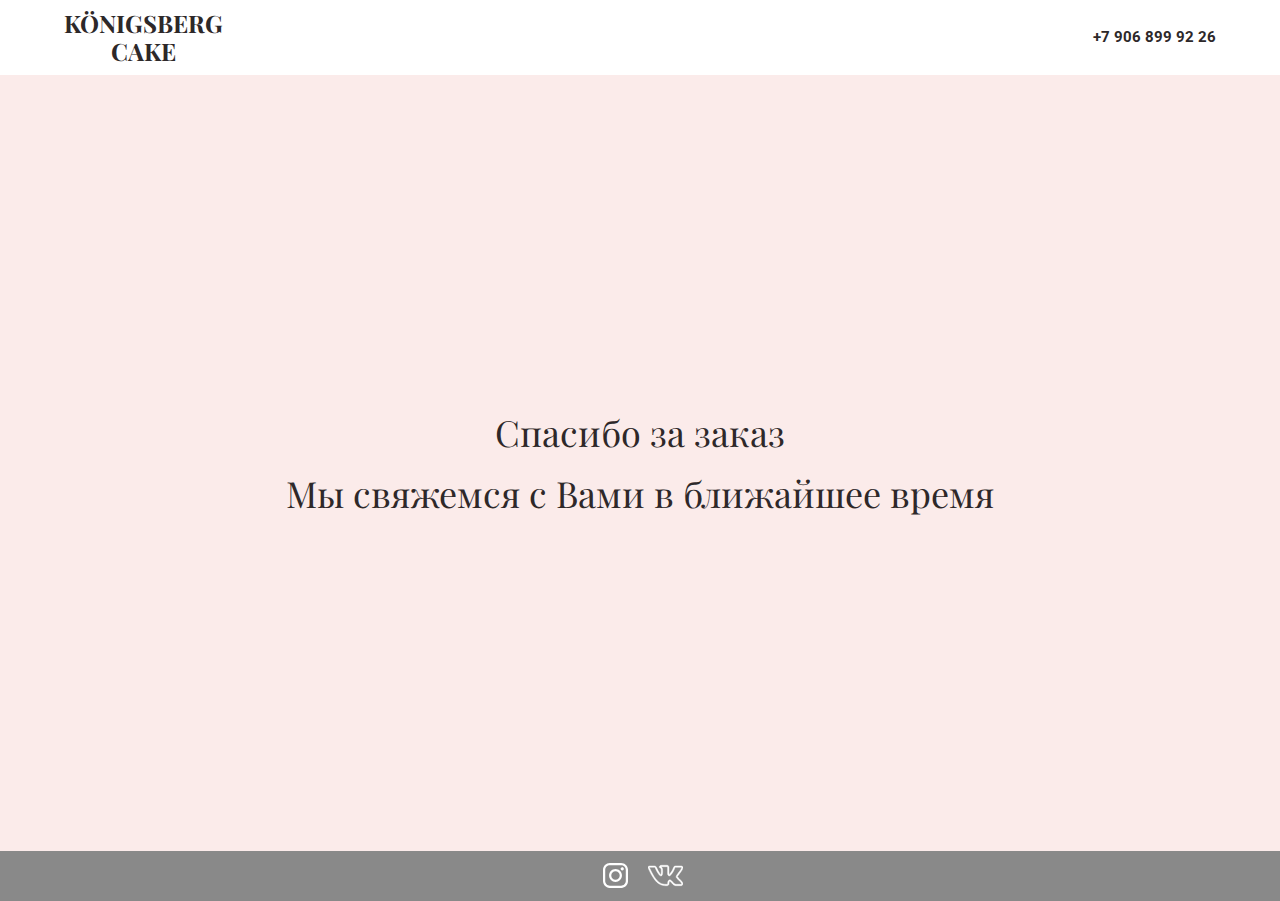
<file: thank-you-individual.html>
<!DOCTYPE html>
<html>

<head>
  <meta charset="utf-8" />
  <meta http-equiv="X-UA-Compatible" content="IE=edge">
  <title>Спасибо за заказ "Königsberg Cake" </title>
  <meta name="viewport" content="width=device-width, initial-scale=1">
  <link href="https://fonts.googleapis.com/css?family=Playfair+Display:700|Roboto:700" rel="stylesheet">
  <link rel="stylesheet" type="text/css" href="style/normalize.css">
  <link rel="stylesheet" type="text/css" media="screen" href="style/main.css" />
</head>

<body>
  <header class="cakes-header">
    <nav class="cakes-navigation">
      <a href="/index.html" class="cakes-logo">Königsberg <br> Cake</a>
      <div class="cakes-contact-number">
        <a href="tel:+79068999226">+7 906 899 92 26</a>
      </div>
  </header>
  <main class="thanks">
    <p>Спасибо за заказ</p>
    <p>Мы свяжемся с Вами в ближайшее время</p>
  </main>
  <footer class="cake-footer">
    <div class="cake-footer-social">
      <a class="social-btn btn-inst" href="#" aria-label="Instagramm"></a>
      <a class="social-btn btn-vk" href="#" aria-label="VK"></a>
    </div>
    </nav>
  </footer>
</body>

</html>
</file>
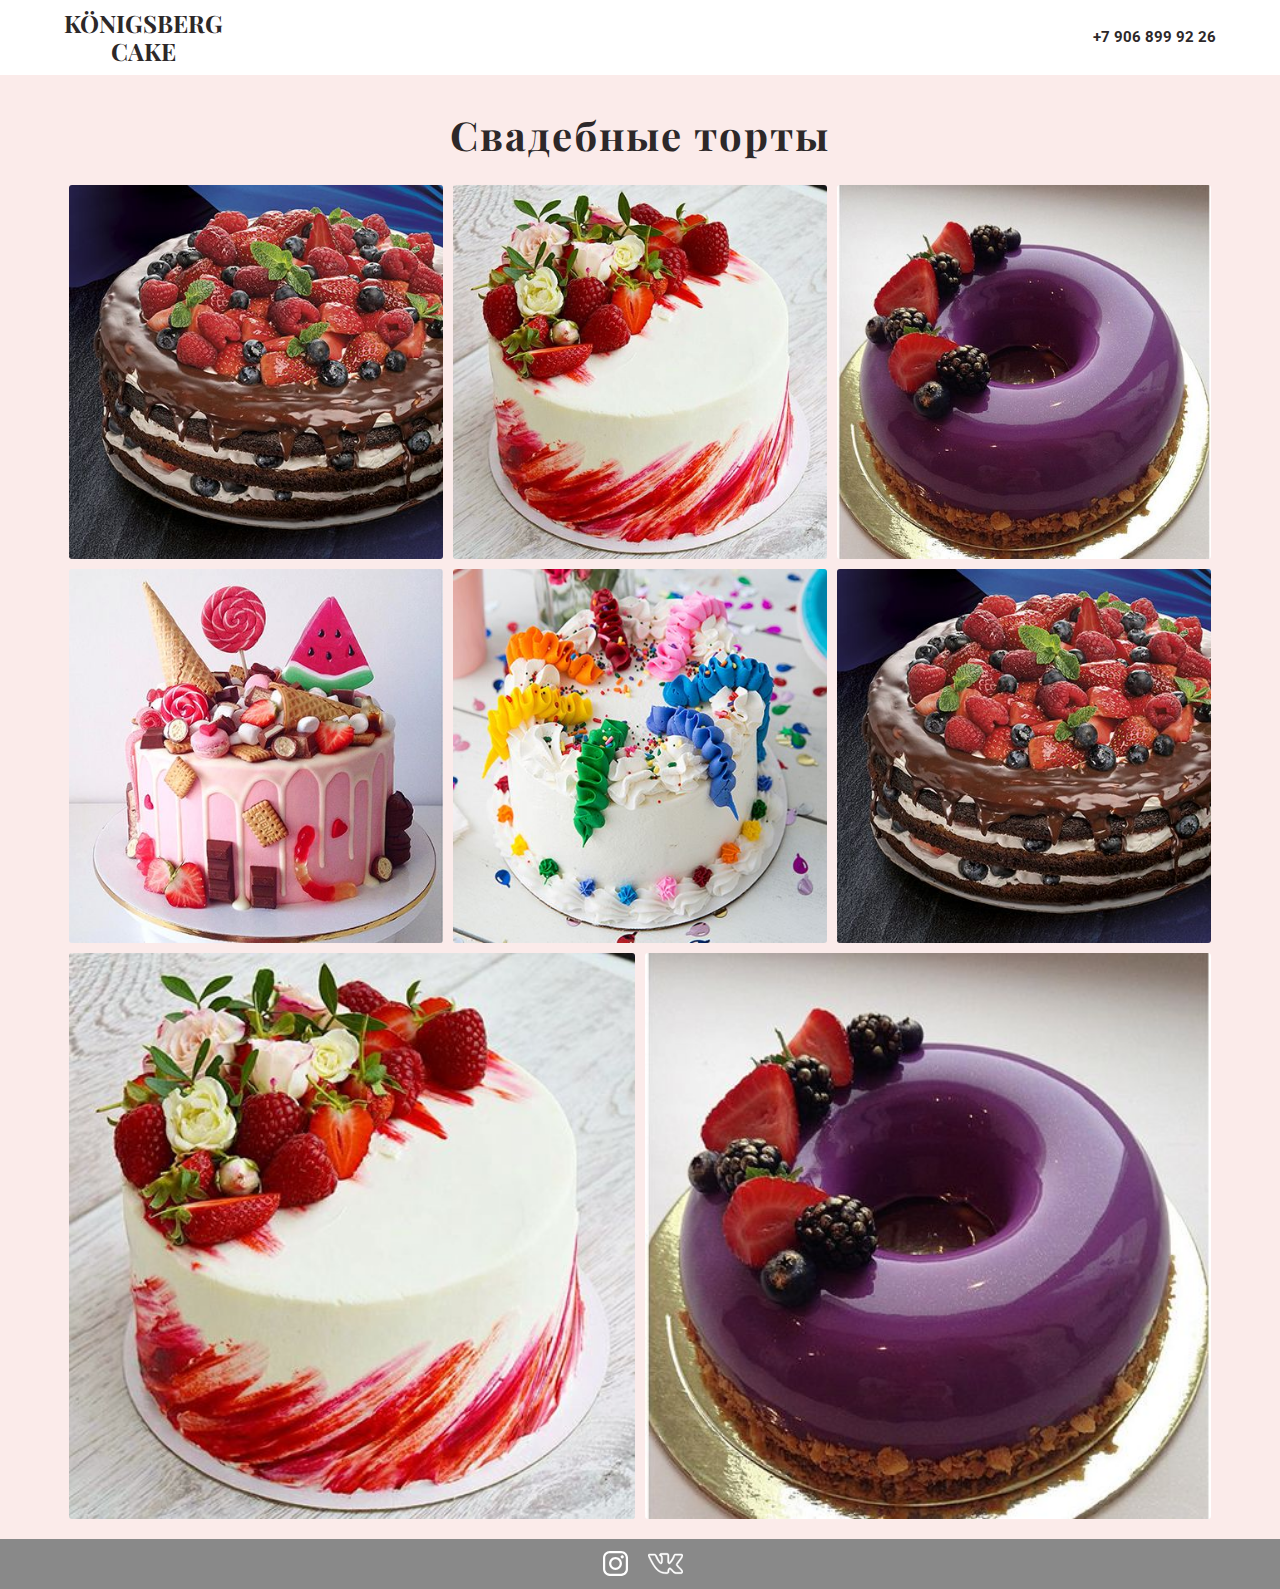
<file: wedding.html>
<!DOCTYPE html>
<html>

<head>
  <meta charset="utf-8" />
  <meta http-equiv="X-UA-Compatible" content="IE=edge">
  <title>Галерея классических тортов "Königsberg Cake"</title>
  <meta name="description" content="Галерея свадебных тортов, где вы можете увидеть все разнообразие и качество наших работ">
  <meta name="keywords" content="торты на заказ,  калининград, индивидуальный подход, любая сложность, праздик, день рождения, свадьба, торты на свадьбу" />
  <meta name="viewport" content="width=device-width, initial-scale=1">
  <link href="https://fonts.googleapis.com/css?family=Playfair+Display:700|Roboto:700" rel="stylesheet">
  <link rel="stylesheet" type="text/css" href="style/normalize.css">
  <link rel="stylesheet" type="text/css" media="screen" href="style/main.css" />
</head>

<body>
  <header class="cakes-header">
    <nav class="cakes-navigation">
      <a href="/index.html" class="cakes-logo">Königsberg <br> Cake</a>
      <div class="cakes-contact-number">
        <a href="tel:+79068999226">+7 906 899 92 26</a>
      </div>
  </header>
  <section class="cakes-galery">
    <h1>Свадебные торты</h1>
    <div>
      <img src="img/picture-1.jpg" alt="">
    </div>
    <div>
      <img src="img/picture-2.jpg" alt="">
    </div>
    <div>
      <img src="img/picture-3.jpg" alt="">
    </div>
    <div>
      <img src="img/picture-4.jpg" alt="">
    </div>
    <div>
      <img src="img/picture-5.jpg" alt="">
    </div>
    <div>
      <img src="img/picture-1.jpg" alt="">
    </div>
    <div>
      <img src="img/picture-2.jpg" alt="">
    </div>
    <div>
      <img src="img/picture-3.jpg" alt="">
    </div>
  </section>
  <footer class="cake-footer">
    <div class="cake-footer-social">
      <a class="social-btn btn-inst" href="#" aria-label="Instagramm"></a>
      <a class="social-btn btn-vk" href="#" aria-label="VK"></a>
    </div>
    </nav>
  </footer>
</body>

</html>
</file>
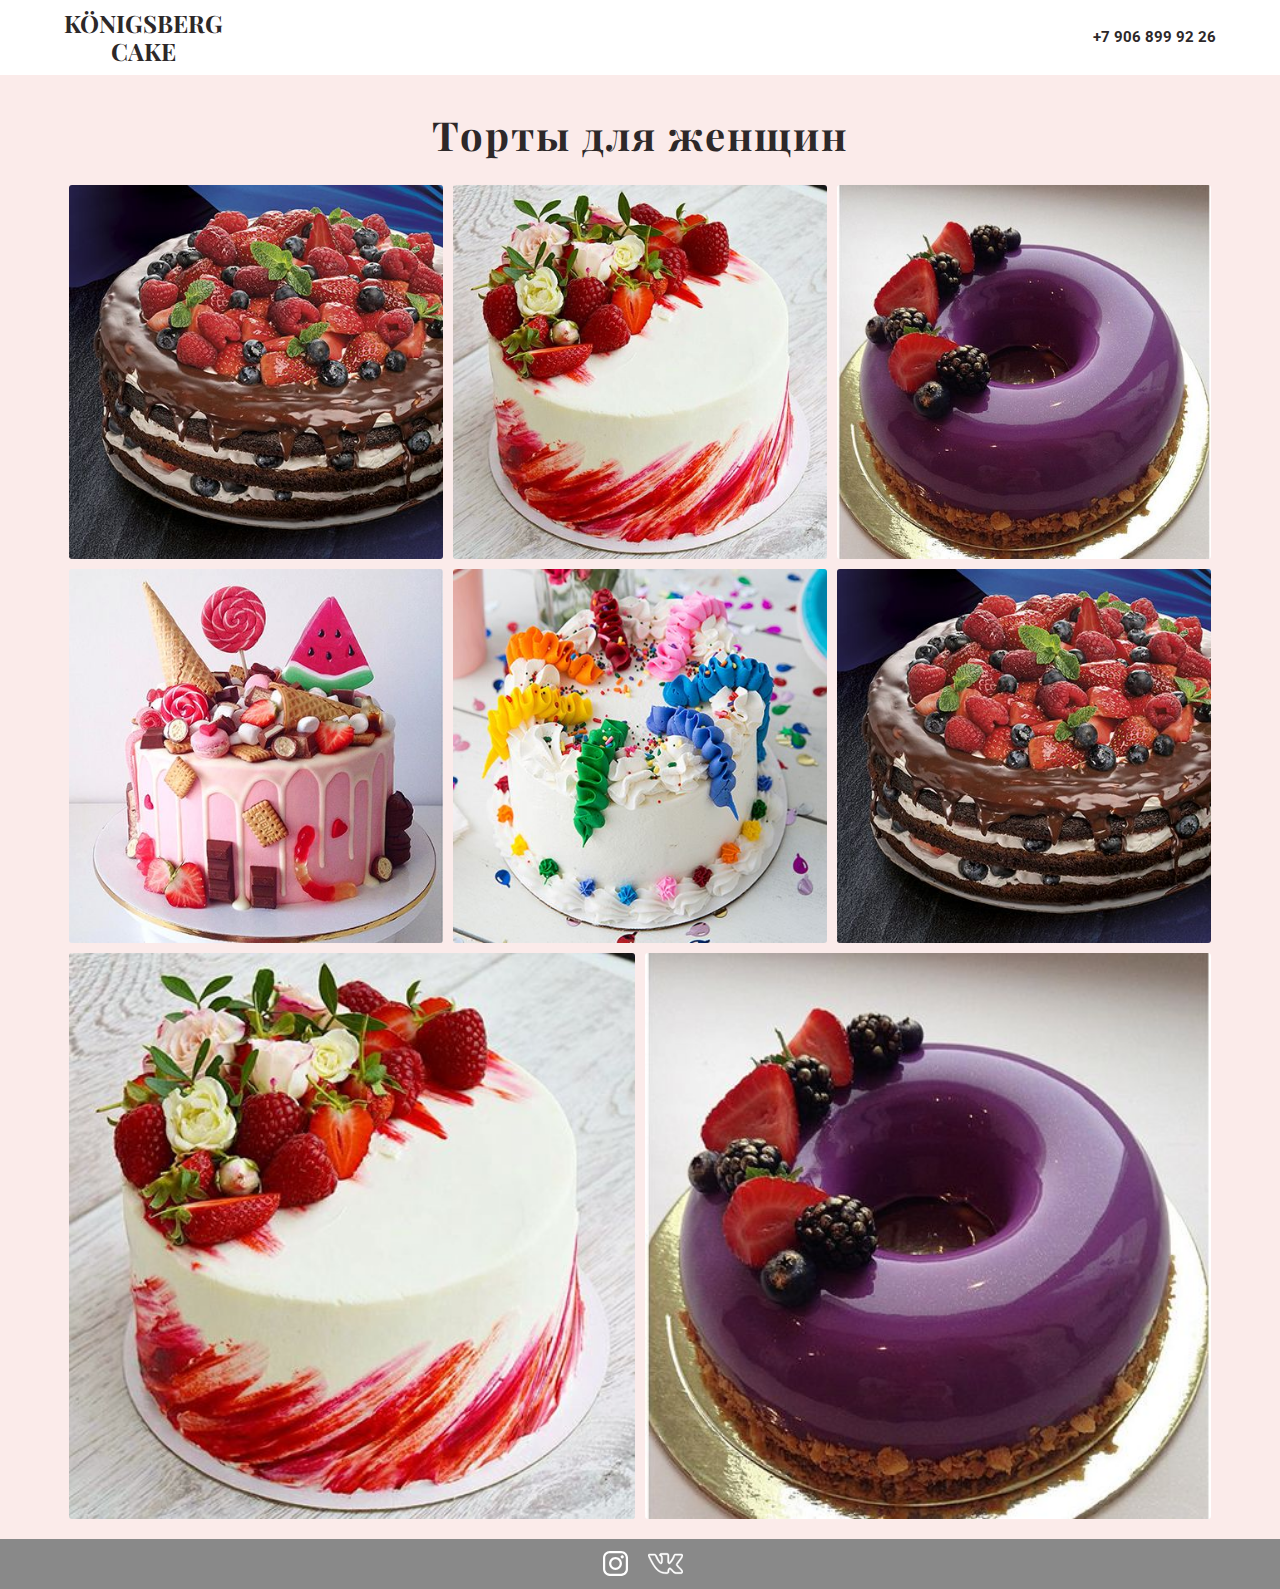
<file: women.html>
<!DOCTYPE html>
<html>

<head>
  <meta charset="utf-8" />
  <meta http-equiv="X-UA-Compatible" content="IE=edge">
  <title>Галерея классических тортов "Königsberg Cake"</title>
  <meta name="description" content="Галерея тортов для женщин, где вы можете увидеть все разнообразие и качество наших работ">
  <meta name="keywords" content="торты на заказ,  калининград, индивидуальный подход, любая сложность, праздик, день рождения, свадьба, торты для женщин" />
  <meta name="viewport" content="width=device-width, initial-scale=1">
  <link href="https://fonts.googleapis.com/css?family=Playfair+Display:700|Roboto:700" rel="stylesheet">
  <link rel="stylesheet" type="text/css" href="style/normalize.css">
  <link rel="stylesheet" type="text/css" media="screen" href="style/main.css" />
</head>

<body>
  <header class="cakes-header">
    <nav class="cakes-navigation">
      <a href="/index.html" class="cakes-logo">Königsberg <br> Cake</a>
      <div class="cakes-contact-number">
        <a href="tel:+79068999226">+7 906 899 92 26</a>
      </div>
  </header>
  <section class="cakes-galery">
    <h1>Торты для женщин</h1>
    <div>
      <img src="img/picture-1.jpg" alt="">
    </div>
    <div>
      <img src="img/picture-2.jpg" alt="">
    </div>
    <div>
      <img src="img/picture-3.jpg" alt="">
    </div>
    <div>
      <img src="img/picture-4.jpg" alt="">
    </div>
    <div>
      <img src="img/picture-5.jpg" alt="">
    </div>
    <div>
      <img src="img/picture-1.jpg" alt="">
    </div>
    <div>
      <img src="img/picture-2.jpg" alt="">
    </div>
    <div>
      <img src="img/picture-3.jpg" alt="">
    </div>
  </section>
  <footer class="cake-footer">
    <div class="cake-footer-social">
      <a class="social-btn btn-inst" href="#" aria-label="Instagramm"></a>
      <a class="social-btn btn-vk" href="#" aria-label="VK"></a>
    </div>
    </nav>
  </footer>
</body>

</html>
</file>
<file: style/main.css>
/* font-family: 'Playfair Display', serif;
font-family: 'Pacifico', cursive;
font-family: 'Roboto', sans-serif; */
*,
*::before,
*::after
{
    -webkit-box-sizing: inherit;
            box-sizing: inherit;
}

html
{
    -webkit-box-sizing: border-box;
            box-sizing: border-box;
}

a
{
    text-decoration: none;
}

img
{
    max-width: 100%;
    height: auto;
}

.visually-hidden:not(:focus):not(:active)
{
    position: absolute;

    overflow: hidden;
    clip: rect(0 0 0 0);

    width: 1px;
    height: 1px;
    margin: -1px;
    padding: 0;

    white-space: nowrap;

    border: 0;

    -webkit-clip-path: inset(100%);
            clip-path: inset(100%);
}

body
{
    color: #2e2829;
    /* margin: 0;
    padding: 0; */
    background-color: #fbebea;
}

.wrapper
{
    max-width: 1366px;
    margin: 0 auto;
    padding: 0 5%;
}

.main-btn
{
    width: 180px;
    padding: 15px 25px;

    color: white;
    border: none;
    border-radius: 25px;
    outline: none;
    background-color: #f50049;
}

.main-btn:hover
{
    color: #f50049;
    background-color: white;
}

.main-btn:focus
{
    color: #f50049;
    background-color: white;
}

.main-btn:active
{
    color: white;
    background-color: #f50049;
}

.burger
{
    display: none;

    cursor: pointer;
}

.bar1,
.bar2,
.bar3
{
    width: 35px;
    height: 5px;
    margin: 6px 0;

    -webkit-transition: .4s;
         -o-transition: .4s;
            transition: .4s;

    background-color: #333;
}

.change .bar1
{
    -webkit-transform: rotate(-45deg) translate(-9px, 6px);
        -ms-transform: rotate(-45deg) translate(-9px, 6px);
            transform: rotate(-45deg) translate(-9px, 6px);
}

.change .bar2
{
    opacity: 0;
}

.change .bar3
{
    -webkit-transform: rotate(45deg) translate(-8px, -8px);
        -ms-transform: rotate(45deg) translate(-8px, -8px);
            transform: rotate(45deg) translate(-8px, -8px);
}

.mobile-navigation
{
    display: none;
        flex-direction: column;

    margin: 0;
    padding: 0;

    list-style: none;

    border-top: 1px solid #2d2829;

    -webkit-box-orient: vertical;
    -webkit-box-direction: normal;
    -ms-flex-direction: column;
    -webkit-box-align: center;
    -ms-flex-align: center;
    align-items: center;
}

.flex
{
    display: -webkit-box;
    display: -ms-flexbox;
    display: flex;
}

.mobile-navigation a
{
    font-family: 'Roboto', sans-serif;
    font-size: 14px;

    display: block;

    padding: 10px 15px;

    text-decoration: none;
    letter-spacing: 2px;
    text-transform: uppercase;

    color: #2d2829;
}

.mobile-navigation a:hover
{
    color: #f50049;
}

/* Navigation */

.main-navigation
{
    display: -webkit-box;
    display: -ms-flexbox;
    display: flex;

    padding-top: 20px;

    -webkit-box-align: center;
    -ms-flex-align: center;
    align-items: center;
    -webkit-box-pack: justify;
    -ms-flex-pack: justify;
    justify-content: space-between;
    /* padding-bottom: 20px; */
    /* width: 100%; */
    /* background-color: white; */
}

.main-logo
{
    font-family: 'Playfair Display', serif;
    font-size: 24px;

    text-align: center;
    text-transform: uppercase;

    color: #2d2829;
    /* border: 2px solid black; */
}

.site-navigation
{
    display: -webkit-box;
    display: -ms-flexbox;
    display: flex;

    width: 100%;
    margin: 0;
    margin: 0 20px;
    padding: 0;

    list-style: none;

    -ms-flex-pack: distribute;
    justify-content: space-around;
    -ms-flex-wrap: wrap;
        flex-wrap: wrap;
    /* margin-left: auto;
  margin-right: auto; */
}

.site-navigation a
{
    font-family: 'Roboto', sans-serif;
    font-size: 13px;
    /* display: block; */
    /* padding: 10px 15px; */

    padding: 10px 5px;

    text-decoration: none;
    letter-spacing: 2px;
    text-transform: uppercase;

    color: #2d2829;

    outline: none;
    /* font-weight: bold; */
}

.site-navigation a:hover
{
    color: #f50049;
}

.site-navigation a:focus
{
    color: #f50049;
}

.contact-number
{
    /* margin-left: auto; */
    text-align: right;

    -ms-flex-negative: 0;
    flex-shrink: 0;
}

.contact-number a
{
    font-family: 'Roboto', sans-serif;
    font-size: 15px;
    font-weight: bold;
    /* display: block; */
    /* padding: 10px 0 10px 15px; */

    padding: 10px 0;

    text-decoration: none;

    color: #2d2829;

    outline: none;
}

.contact-number a:hover
{
    color: #f50049;
}

.contact-number a:focus
{
    color: #f50049;
}

/* Intro */

.intro
{
    padding-top: 160px;
    padding-bottom: 295px;

    background-image: url(../img/intro-cake-1.png);
    background-repeat: no-repeat;
    background-position: 100%;
    background-size: contain;
}

.intro-content
{
    display: -webkit-box;
    display: -ms-flexbox;
    display: flex;
        flex-direction: column;

    -webkit-box-orient: vertical;
    -webkit-box-direction: normal;
    -ms-flex-direction: column;
}

.intro-title
{
    font-family: 'Playfair Display', serif;
    font-size: 78px;
    font-weight: bold;
    line-height: 70px;

    max-width: 375px;
    margin: 0;
    margin-bottom: 0;

    letter-spacing: 5px;

    color: #2e2829;
}

.intro span
{
    font-family: 'Pacifico', cursive;
    font-size: 40px;
    line-height: 78px;

    display: block;

    margin-bottom: 60px;

    color: #32313d;
}

.intro a
{
    font-family: 'Roboto', sans-serif;
    font-size: 13px;

    display: block;

    width: 225px;
    margin-bottom: 120px;
    padding: 20px 65px;

    text-decoration: none;
    text-transform: uppercase;

    color: #fff;
    border-radius: 30px;
    background-color: #f50049;
    outline: none;
}

.intro a:hover
{
    color: #f50049;
    background-color: #fff;
}

.intro a:focus{
    color: #f50049;
    background-color: #fff;
}

.intro a:active
{
    color: #fff;
    background-color: #f50049;
}

.intro .intro-feature
{
    font-family: 'Roboto', sans-serif;
    font-size: 14px;
    line-height: 18px;

    display: inline-block;

    width: 230px;
    padding: 12px 0 10px 75px;

    vertical-align: middle;

    color: black;
}

.intro-features
{
    margin-bottom: 25px;
}

.intro-feature:first-child
{
    background-image: url(../img/feature-1.svg);
    background-repeat: no-repeat;
    background-size: 55px;
}

.intro-feature:last-child
{
    background-image: url(../img/feature-2.svg);
    background-repeat: no-repeat;
    background-size: 55px;
}

/* Products */

.products
{
    margin-top: -80px;
}

.products-title
{
    font-family: 'Playfair Display', serif;
    font-size: 40px;
    font-weight: bold;
    line-height: 65px;

    margin: 0;
    margin-bottom: 60px;

    letter-spacing: 2px;

    color: #2d2829;
}

.products-panel + .products-panel
{
    margin-top: 45px;
}

.products-panel
{
    display: -webkit-box;
    display: -ms-flexbox;
    display: flex;

    -ms-flex-wrap: wrap;
        flex-wrap: wrap;
    /* adapt */
}

.products-big
{
    -webkit-box-flex: 2;
    -ms-flex-positive: 2;
    flex-grow: 2;
    /* adapt */
    -ms-flex-preferred-size: 320px;
    flex-basis: 320px;
    /* flex-basis: 550px; */
}

.products-left
{
    margin-right: 40px;
}

.products-small
{
    -webkit-box-flex: 1;
    -ms-flex-positive: 1;
    flex-grow: 1;
    /* adapt */
    -ms-flex-preferred-size: 320px;
    flex-basis: 320px;
}

.product-big
{
    /* width: 690px; */
    /* adapt */
    height: 650px;
}

.product-small
{
    /* width: 485px; */
    /* adapt */
    height: 305px;
}

.product-small + .product-small
{
    margin-top: 40px;
}

.product
{
    position: relative;

    display: block;

    padding: 35px 45px;

    border-radius: 3px;
    /* background-size: contain; */
    background-color: #fff;
    background-repeat: no-repeat;
    background-position: center;
    -webkit-box-shadow: 0 10px 12px 1px rgba(163, 6, 60, .05);
            box-shadow: 0 10px 12px 1px rgba(163, 6, 60, .05);
}

.product p:first-child
{
    font-size: 24px;
}

.product p
{
    font-family: 'Roboto', sans-serif;
    font-size: 20px;

    margin: 0;

    color: #2d2829;
}


.product a
{
    font-family: 'Roboto', sans-serif;
    font-size: 20px;

    position: absolute;
    right: 45px;
    bottom: 35px;

    margin: 0;

    text-decoration: none;

    color: #2d2829;
    outline: none;
}

.product a:hover
{
    color: #f50049;
}

.product a:focus
{
    color: #f50049;
}

.product-classic
{
    background-image: url(../img/product-1.jpg);
    background-size: 80%;
}

.product-mousse
{
    background-image: url(../img/product-2.jpg);
    background-size: 50%;
}

.product-wedding
{
    background-image: url(../img/product-3.jpg);
    background-size: 50%;
}

.product-men
{
    background-image: url(../img/product-4.jpg);
    background-size: 50%;
}

.product-women
{
    background-image: url(../img/product-5.jpg);
    background-size: 50%;
}

.product-kids
{
    background-color: #f1f2f4;
    background-image: url(../img/product-6.jpg);
    background-size: 80%;
}

/* Individuals */

.individual-panel
{
    position: relative;

    min-height: 100px;
    margin-bottom: 35px;
    padding: 80px;

    border-radius: 3px;
    background-color: #fff;
    -webkit-box-shadow: 0 10px 12px 1px rgba(163, 6, 60, .05);
            box-shadow: 0 10px 12px 1px rgba(163, 6, 60, .05);
}

.individuals-title
{
    font-family: 'Playfair Display', serif;
    font-size: 40px;

    max-width: 465px;
    margin: 50px auto 0;
    margin-bottom: 10px;

    text-align: center;

    color: #2d2829;
}

.individuals-question
{
    font-family: 'Pacifico', cursive;
    font-size: 30px;

    max-width: 325px;
    margin: 10px 0;
    margin: 0 auto;
    margin-bottom: 50px;

    text-align: center;

    color: #2d2829;
}

.panel-title
{
    position: absolute;
    top: 50px;
    left: 80px;
}

.panel-title p
{
    font-family: 'Playfair Display', serif;
    font-size: 27px;

    margin: 0;

    color: #f50049;
}

.panel-title p:first-child
{
    font-size: 64px;
}

.filling-container
{
    display: -webkit-box;
    display: -ms-flexbox;
    display: flex;

    max-width: 900px;
    margin: auto;

    -webkit-box-pack: center;
    -ms-flex-pack: center;
    justify-content: center;
    -webkit-box-align: center;
    -ms-flex-align: center;
    align-items: center;
}

.filling-container .filling-img
{
    /* background-color: #fbebea; */
    /* min-height: 390px; */
    display: -webkit-box;
    display: -ms-flexbox;
    display: flex;

    -webkit-box-align: center;
    -ms-flex-align: center;
    align-items: center;
}

.filling-img img
{
    max-width: 300px;
}

.filling-content
{
    display: -webkit-box;
    display: -ms-flexbox;
    display: flex;

    padding: 0 20px;
}

.filling-info
{
    display: -webkit-box;
    display: -ms-flexbox;
    display: flex;
        flex-direction: column;

    max-width: 390px;
    margin-left: 40px;

    -webkit-box-orient: vertical;
    -webkit-box-direction: normal;
    -ms-flex-direction: column;
    -webkit-box-pack: center;
    -ms-flex-pack: center;
    justify-content: center;
}

.filling-info .filling-title
{
    font-family: 'Roboto', sans-serif;
    font-size: 20px;

    margin: 0;
    margin-top: auto;
    margin-bottom: 15px;

    color: #2f2f2f;
}

.filling-info .filling-description
{
    font-family: 'Roboto', sans-serif;
    font-size: 18px;

    max-width: 300px;
    margin: 0;
    margin-bottom: 30px;

    color: #2f2f2f;
}

.filling-info .filling-price
{
    font-family: 'Playfair Display', serif;
    font-size: 22px;

    margin: 0;
    margin-bottom: 50px;

    color: #2f2f2f;
}

.filling-info .filling-quantity
{
    font-family: 'Roboto', sans-serif;
    font-size: 18px;

    margin: 0;
    margin-top: auto;

    color: #2f2f2f;

    -ms-flex-item-align: end;
    align-self: flex-end;
}

.filling-button
{
    border: 1px solid #f50049;
}

.appearance-container
{
    display: -webkit-box;
    display: -ms-flexbox;
    display: flex;

    margin-bottom: 75px;

    background-image: url(../img/appearance-bcg.png);
    background-repeat: no-repeat;
    background-position-y: bottom;
    background-size: 25%;

    -webkit-box-pack: end;
    -ms-flex-pack: end;
    justify-content: flex-end;
    -webkit-box-align: center;
    -ms-flex-align: center;
    align-items: center;
}

.appearance-content
{
    display: -webkit-box;
    display: -ms-flexbox;
    display: flex;
}

.appearance-card
{
    display: -webkit-box;
    display: -ms-flexbox;
    display: flex;
        flex-direction: column;

    max-width: 300px;
    min-height: 435px;

    background-color: white;
    -webkit-box-shadow: 0 10px 12px 1px rgba(163, 6, 60, .05);
            box-shadow: 0 10px 12px 1px rgba(163, 6, 60, .05);

    -webkit-box-orient: vertical;
    -webkit-box-direction: normal;
    -ms-flex-direction: column;
    -webkit-box-pack: end;
    -ms-flex-pack: end;
    justify-content: flex-end;
    -webkit-box-align: center;
    -ms-flex-align: center;
    align-items: center;
}

.appearance-card img
{
    margin-top: auto;
}

.appearance-name
{
    font-family: 'Roboto', sans-serif;
    font-size: 18px;

    margin: 10px 0;

    color: #2f2f2f;
}

.appearance-price
{
    font-family: 'Playfair Display', serif;
    font-size: 22px;

    margin: 10px 0 30px;

    color: #2f2f2f;
}

.appearance-quantity
{
    /* position: absolute; */
    /* bottom: 77px; */
    font-family: 'Roboto', sans-serif;
    font-size: 18px;

    margin: 0;
    /* margin-left: 15px; */
    margin: 0 10px;

    color: #2f2f2f;

    -ms-flex-item-align: end;
    align-self: flex-end;
}

.form-title
{
    font-family: 'Playfair Display', serif;
    font-size: 27px;

    color: #2f2f2f;
}

.individual-form
{
    display: -webkit-box;
    display: -ms-flexbox;
    display: flex;

    -webkit-box-align: end;
    -ms-flex-align: end;
    align-items: flex-end;
    -webkit-box-pack: justify;
    -ms-flex-pack: justify;
    justify-content: space-between;
}

.individual-form fieldset
{
    max-width: 165px;
    padding: 0;

    border: none;
}

.individual-form legend
{
    font-family: 'Pacifico', cursive;
    font-size: 27px;

    margin-bottom: 15px;

    color: #f50049;
}

.individual-form input
{
    font-family: 'Roboto', sans-serif;
    font-size: 14px;
    font-weight: bold;

    width: 100%;
    padding: 5px 0;

    color: rgba(0, 0, 0, .5);
    border: none;
    border-bottom: 1px solid #c1b0af;
    outline: none;
    background-color: rgba(0, 0, 0, 0);
}

.individual-form input.error
{
    color: red;
    border-color: red;
    border-width: 2px;
}

.individual-form input.error::-webkit-input-placeholder{
    color:red;

}
.individual-form input.error::-moz-placeholder{
    color:red;
}

.individual-form-btn
{
    width: 225px;
    padding: 15px 5px;

    white-space: nowrap;

    border: 1px solid #f50049;
}

.cakes
{
    display: -webkit-box;
    display: -ms-flexbox;
    display: flex;

    margin-top: 60px;

    -webkit-box-align: end;
    -ms-flex-align: end;
    align-items: flex-end;
    -ms-flex-pack: distribute;
    justify-content: space-around;
    -ms-flex-wrap: wrap;
        flex-wrap: wrap;
    /* adapt */
}

.cake
{
    -ms-flex-preferred-size: 210px;
    flex-basis: 210px;
    /* adapt */
}

.cake .size + p
{
    margin-top: 40px;
}

.cake p
{
    font-family: 'Roboto', sans-serif;
    font-size: 18px;

    text-align: center;

    color: #2f2f2f;
}

.plate
{
    display: -webkit-box;
    display: -ms-flexbox;
    display: flex;

    margin: auto;

    text-align: center;

    border-radius: 50%;

    -webkit-box-pack: center;
    -ms-flex-pack: center;
    justify-content: center;
    -webkit-box-align: center;
    -ms-flex-align: center;
    align-items: center;
}

.plate-shadow
{
    -webkit-box-shadow: 0 0 12px 5px rgba(209, 135, 161, .3);
            box-shadow: 0 0 12px 5px rgba(209, 135, 161, .3);
}

/* 
.plate-shadow > .size{
    background-color: #ffc0cb;
    border-color: white;
}

.plate-shadow > .size > .size{
    background-color: #fffdd0;
    border-color: white;
}

.plate-shadow > .size > .size .size{
    background-color:#ffc0cb;
    border-color: white;
} */

.size
{
    display: -webkit-box;
    display: -ms-flexbox;
    display: flex;

    margin: auto;

    text-align: center;

    border: 5px dotted black;
    border-radius: 50%;

    -webkit-box-pack: center;
    -ms-flex-pack: center;
    justify-content: center;
    -webkit-box-align: center;
    -ms-flex-align: center;
    align-items: center;
    /* adapt */
}

.plate-small
{
    -webkit-box-sizing: content-box;
            box-sizing: content-box;
    width: 120px;
    height: 120px;
    padding: 10px;
}

.size-small
{
    width: 110px;
    height: 110px;
}

.plate-middle
{
    -webkit-box-sizing: content-box;
            box-sizing: content-box;
    width: 165px;
    height: 165px;
    padding: 10px;
}

.size-middle
{
    width: 155px;
    height: 155px;
}

.plate-big
{
    -webkit-box-sizing: content-box;
            box-sizing: content-box;
    width: 180px;
    height: 180px;
    padding: 10px;
}

.size-big
{
    width: 170px;
    height: 170px;
}

.size-big > .size-big
{
    width: 120px;
    height: 120px;
}

.plate-extra-big
{
    -webkit-box-sizing: content-box;
            box-sizing: content-box;
    width: 210px;
    height: 210px;
    padding: 10px;
}

.size-extra-big
{
    width: 200px;
    height: 200px;
}

.size-extra-big > .size-extra-big
{
    width: 140px;
    height: 140px;
}

.size-extra-big > .size-extra-big > .size-extra-big
{
    width: 95px;
    height: 95px;
}

/* Reviews */

.reviews
{
    margin-bottom: 100px;
    padding: 50px 20px;

    background-color: white;
    -webkit-box-shadow: 0 0 12px 1px rgba(163, 6, 60, .05);
            box-shadow: 0 0 12px 1px rgba(163, 6, 60, .05);
}

.reviews-title
{
    font-family: 'Playfair Display', serif;
    font-size: 40px;
    line-height: 65px;

    width: 200px;
    margin: 0 auto;
    margin-bottom: 50px;

    text-align: center;
    letter-spacing: 2px;

    color: #2d2829;
}

.reviews-container
{
    display: -webkit-box;
    display: -ms-flexbox;
    display: flex;

    -webkit-box-pack: center;
    -ms-flex-pack: center;
    justify-content: center;
    -webkit-box-align: center;
    -ms-flex-align: center;
    align-items: center;
}

.btn-priew,
.btn-next
{
    position: relative;

    width: 25px;
    height: 25px;
    padding: 10px;

    cursor: pointer;

    border: none;
    border-top: 2px solid #f18194;
    border-left: 2px solid #f18194;
    outline: none;
    background-color: transparent;
    background-repeat: no-repeat;
}

.btn-priew
{
    /* margin-right: 40px; */
    -webkit-transform: rotate(-45deg);
        -ms-transform: rotate(-45deg);
            transform: rotate(-45deg);
}

.btn-next
{
    /* margin-left: 40px; */
    -webkit-transform: rotate(135deg);
        -ms-transform: rotate(135deg);
            transform: rotate(135deg);
}

.btn-priew:hover,
.btn-next:hover
{
    border-color: #8a1125;
}

.btn-priew:focus,
.btn-next:focus
{
    border-color: #8a1125;
}

.btn-priew:active,
.btn-next:active
{
    border-color: #000;
    outline: none;
}

.reviews-content
{
    display: -webkit-box;
    display: -ms-flexbox;
    display: flex;

    padding: 0 20px;

    -webkit-box-pack: justify;
    -ms-flex-pack: justify;
    justify-content: space-between;
}

.reviews-img
{
    margin-right: 45px;
}

.reviews-img img
{
    display: block;

    border-radius: 50%;
}

.reviews-review
{
    display: -webkit-box;
    display: -ms-flexbox;
    display: flex;
        flex-direction: column;

    max-width: 500px;
    min-height: 250px;

    -webkit-box-orient: vertical;
    -webkit-box-direction: normal;
    -ms-flex-direction: column;
    -webkit-box-pack: start;
    -ms-flex-pack: start;
    justify-content: flex-start;
}

.reviews-review h3
{
    font-family: 'Roboto', sans-serif;
    font-size: 27px;
    font-weight: bold;

    margin: 0;
    margin-bottom: 5px;

    letter-spacing: 1px;

    color: #2d2829;
}

.reviews-review p
{
    font-family: 'Roboto', sans-serif;
    font-size: 20px;

    margin-top: 5px;
    margin-bottom: 5px;

    color: #2d2829;
}


.reviews-review .reviews-quantity
{
    font-size: 18px;

    margin-top: auto;

    color: #f50049;

    -ms-flex-item-align: end;
    align-self: flex-end;
}

@-webkit-keyframes appear
{
    0%
    {
        opacity: 0;
    }

    100%
    {
        opacity: 1;
    }
}

@keyframes appear
{
    0%
    {
        opacity: 0;
    }

    100%
    {
        opacity: 1;
    }
}

.animation
{
    -webkit-transition: all;
         -o-transition: all;
            transition: all;
    -webkit-animation: appear .51s ease-in-out;
            animation: appear .51s ease-in-out;
}

/* Features */

section.features
{
    background-image: url(../img/feature-bcg-1.png), url(../img/feature-bcg-2.png);
    background-repeat: no-repeat;
    background-position: top left, bottom right;
    background-size: 35%, 50%;
}

.features .wrapper
{
    display: -webkit-box;
    display: -ms-flexbox;
    display: flex;
        flex-direction: column;

    -webkit-box-orient: vertical;
    -webkit-box-direction: normal;
    -ms-flex-direction: column;
    /* justify-content: center; */
    -webkit-box-align: center;
    -ms-flex-align: center;
    align-items: center;
}

.features .features-item
{
    width: 680px;
    padding-left: 80px;

    -ms-flex-item-align: end;
    align-self: flex-end;
}

.features .features-item-first
{
    margin-top: 110px;

    background-image: url(../img/feature-1.svg);
    background-repeat: no-repeat;
    background-position-y: center;
    background-size: 65px;
}

.features .features-item-second
{
    margin-bottom: 400px;

    background-image: url(../img/feature-3.svg);
    background-repeat: no-repeat;
    background-position-y: center;
    background-size: 70px;
}

.features .features-item-last
{
    margin-bottom: 250px;
    padding-left: 0;

    -ms-flex-item-align: start;
    align-self: flex-start;
}

.features .feature-small
{
    width: 330px;
}

.features .feature-middle
{
    width: 410px;
}

.features .feature-big
{
    width: 480px;
    margin-top: 20px;
}

.features .features-title
{
    font-family: 'Playfair Display', serif;
    font-size: 40px;

    margin-bottom: 10px;

    text-align: center;

    color: #2d2829;
}

.features-item .features-title
{
    margin-bottom: 20px;

    text-align: left;
}

.features .features-question
{
    font-family: 'Pacifico', cursive;
    font-size: 30px;

    margin: 10px 0;

    text-align: left;

    color: #2d2829;
}

.features-item b
{
    font-family: 'Roboto', sans-serif;
    font-size: 20px;
    line-height: 27px;

    color: #2d2829;
}

.features-item p
{
    font-family: 'Roboto', sans-serif;
    font-size: 20px;
    line-height: 24px;

    margin: 10px 0;

    color: #2d2829;
}

/* Order */

.order
{
    padding-top: 110px;
    padding-bottom: 150px;

    background-image: url(../img/order-bcg.jpg), url(../img/order-bcg.png);
    background-repeat: no-repeat, repeat-x;
    background-position: left -40px;
}

.order .wrapper
{
    display: -webkit-box;
    display: -ms-flexbox;
    display: flex;

    -webkit-box-pack: end;
    -ms-flex-pack: end;
    justify-content: flex-end;
}

.order-content
{
    max-width: 485px;
}

.order-title
{
    font-family: 'Playfair Display', serif;
    font-size: 40px;
    font-weight: bold;

    margin-left: 55px;

    color: #fff;
}

.order-list
{
    max-width: 450px;
    padding-left: 50px;

    list-style: none;
}

.order-list-item
{
    position: relative;

    margin-bottom: 10px;
}

.order-list-item b
{
    font-family: 'Roboto', sans-serif;
    font-size: 20px;

    color: #fff;
}

.order-list-item p
{
    font-family: 'Roboto', sans-serif;
    font-size: 20px;

    margin: 0;
    margin-top: 5px;

    color: #fff;
}

.order-list-item:first-child::before,
.order-list-item:nth-child(2)::before,
.order-list-item:last-child::before
{
    font-family: 'Playfair Display', serif;
    font-size: 64px;
    line-height: 20px;

    position: absolute;
    top: 0;
    left: -45px;

    content: '1';

    color: #fff;
}

.order-list-item:nth-child(2)::before
{
    left: -55px;

    content: '2';
    /* position: absolute;
    font-family: 'Playfair Display', serif;
    font-size: 64px;
    color: #ffffff;
    line-height: 20px;
    top: 0; */
}

.order-list-item:last-child::before
{
    left: -52px;

    content: '3';
    /* position: absolute;
    font-family: 'Playfair Display', serif;
    font-size: 64px;
    color: #ffffff;
    line-height: 20px;
    top: 0; */
}


/* Contacts */

.contacts
{
    padding-bottom: 295px;

    background-image: url(../img/contants-bcg.png);
    background-repeat: no-repeat;
    background-position: right bottom;
}

.contacts .contacts-title
{
    font-family: 'Playfair Display', serif;
    font-size: 40px;
    font-weight: bold;

    letter-spacing: 2px;

    color: #2d2829;
}

.contacts .contacts-question
{
    font-family: 'Pacifico', cursive;
    font-size: 25px;

    color: #2d2829;
}

.contacts p
{
    font-family: 'Roboto', sans-serif;
    font-size: 20px;

    color: #2d2829;
}

.contacts .contacts-flex
{
    display: -webkit-box;
    display: -ms-flexbox;
    display: flex;
}

.contacts .contacts-form
{
    width: 600px;
    margin-right: 80px;
}

.contacts form
{
    display: -webkit-box;
    display: -ms-flexbox;
    display: flex;
        flex-direction: column;

    -webkit-box-orient: vertical;
    -webkit-box-direction: normal;
    -ms-flex-direction: column;
}

.contacts-form input
{
    font-family: 'Roboto', sans-serif;
    font-size: 14px;

    margin-bottom: 40px;
    padding: 5px 0;

    color: rgba(0, 0, 0, .5);
    border: none;
    border-bottom: 1px solid #c9bcbb;
    outline: none;
    background-color: rgba(0, 0, 0, 0);
}

.contacts-form input.error
{
    color: red;
    border-color: red;
    border-width: 2px;
}

.contacts-form input.error::-webkit-input-placeholder{
    color:red;

}
.contacts-form input.error::-moz-placeholder{
    color:red;
}

.contacts-form input:focus
{
    border-bottom: 1px solid #f50049;
}

.contacts-form textarea
{
    font-family: 'Roboto', sans-serif;
    font-size: 14px;

    margin-bottom: 70px;
    padding: 10px 0;

    resize: none;

    color: rgba(0, 0, 0, .5);
    border: none;
    border-bottom: 1px solid #c9bcbb;
    outline: none;
    background-color: rgba(0, 0, 0, 0);
}

.contacts-form textarea.error
{
    color: red;
    border-color: red;
    border-width: 2px;
}

.contacts-form textarea.error::-webkit-input-placeholder{
    color:red;

}
.contacts-form textarea.error::-moz-placeholder{
    color:red;
}

.contacts-form textarea:focus
{
    border-bottom: 1px solid #f50049;
}

.contacts .contacts-info
{
    width: 330px;
}

.contacts-info .tel
{
    display: block;

    color: #2e2829;

    outline: none;
}

.contacts-info .tel:hover
{
    color: #f50049;
}

.contacts-info .tel:focus
{
    color: #f50049;
}

.contacts-info .email
{
    color: #2e2829;
    outline: none;
}

.contacts-info .email:hover
{
    color: #f50049;
}

.contacts-info .email:focus
{
    color: #f50049;
}

.contacts-info .social-btn
{
    display: inline-block;

    width: 62px;
    height: 62px;

    border-radius: 50%;
    background-color: #fff;
    outline: none;
}

.contacts-info .btn-vk
{
    /* background-color: red; */
    background-image: url(../img/btn-vk.svg);
    background-repeat: no-repeat;
    background-position: center;
    background-size: 70%;
}

.contacts-info .btn-inst
{
    /* background-color: red; */
    background-image: url(../img/btn-inst.svg);
    background-repeat: no-repeat;
    background-position: center;
    background-size: 50%;
}

.contacts-info .btn-vk:hover
{
    background-color: #f50049;
    background-image: url(../img/btn-vk-white.svg);
}

.contacts-info .btn-vk:focus
{
    background-color: #f50049;
    background-image: url(../img/btn-vk-white.svg);
}

.contacts-info .btn-vk:active
{
    background-color: #fff;
    background-image: url(../img/btn-vk.svg);
}

.contacts-info .btn-inst:hover
{
    background-color: #f50049;
    background-image: url(../img/btn-inst-white.svg);
}

.contacts-info .btn-inst:focus
{
    background-color: #f50049;
    background-image: url(../img/btn-inst-white.svg);
}

.contacts-info .btn-inst:active
{
    background-color: #fff;
    background-image: url(../img/btn-inst.svg);
}

/* footer */

.main-footer
{
    background-color: #e8e8e8;
}

.main-footer .main-navigation
{
    display: -webkit-box;
    display: -ms-flexbox;
    display: flex;

    width: 100%;
    padding-top: 20px;
    padding-bottom: 20px;

    -webkit-box-align: center;
    -ms-flex-align: center;
    align-items: center;
}

.main-footer .footer-social
{
    display: -webkit-box;
    display: -ms-flexbox;
    display: flex;
}

.footer-social .social-btn
{
    display: block;

    width: 35px;
    height: 35px;

    outline: none;
}

.footer-social .btn-vk
{
    background-image: url(../img/btn-vk.svg);
    background-repeat: no-repeat;
    background-position: center;
    background-size: 70%;
}

.footer-social .btn-inst
{
    background-image: url(../img/btn-inst.svg);
    background-repeat: no-repeat;
    background-position: center;
    background-size: 50%;
}

.footer-social .btn-vk:hover
{
    background-image: url(../img/btn-vk-white.svg);
}

.footer-social .btn-vk:focus
{
    background-image: url(../img/btn-vk-white.svg);
}

.footer-social .btn-vk:active
{
    background-image: url(../img/btn-vk.svg);
}

.footer-social .btn-inst:hover
{
    background-image: url(../img/btn-inst-white.svg);
}

.footer-social .btn-inst:focus
{
    background-image: url(../img/btn-inst-white.svg);
}

.footer-social .btn-inst:active
{
    background-image: url(../img/btn-inst.svg);
}

@media (min-width: 320px) and (max-width: 576px)
{
    .wrapper-off
    {
        background-color: white;
    }

    .burger
    {
        display: inline-block;
    }

    .main-header
    {
        background-color: white;
    }

    .main-header .main-navigation
    {
        padding-bottom: 20px;

        -webkit-box-pack: justify;
        -ms-flex-pack: justify;
        justify-content: space-between;
        -webkit-box-align: center;
        -ms-flex-align: center;
        align-items: center;
    }

    .main-header .site-navigation
    {
        display: none;
    }

    .main-header .contact-number
    {
        display: none;
    }

    .intro
    {
        padding: 150px 0;

        background-image: url(../img/intro-cake.png);
        background-position: center -250px;
    }

    .intro-content
    {
        -webkit-box-align: center;
        -ms-flex-align: center;
        align-items: center;
    }

    .intro-title
    {
        font-size: 60px;

        width: 285px;

        text-align: center;
    }

    .intro-content span
    {
        font-size: 32px;

        margin-bottom: 0;
    }

    .intro .intro-feature
    {
        font-size: 16px;
        font-weight: bold;

        width: 100%;
        padding: 30px 0 30px 70px;

        background-position: left center;
    }

    .intro a
    {
        margin-bottom: 100px;
        margin-bottom: 0;

        -webkit-box-ordinal-group: 2;
        -ms-flex-order: 1;
        order: 1;
    }

    .products-title
    {
        margin-bottom: 40px;

        text-align: center;
    }

    .products-left
    {
        margin: 0;
        margin-bottom: 40px;
    }

    .product-big
    {
        height: 305px;
    }

    .product-classic
    {
        background-size: 50%;
    }

    .product-kids
    {
        background-size: 50%;
    }

    .individuals-title
    {
        font-size: 33px;
    }

    .individuals-question
    {
        font-size: 26px;

        margin-bottom: 40px;
    }

    .individual-panel
    {
        padding: 50px;
    }

    .filling-container
    {
        margin-top: 150px;
    }

    .filling-container .filling-img
    {
        min-height: auto;
    }

    .filling-content
    {
            flex-direction: column;

        padding: 0;

        text-align: center;

        -webkit-box-orient: vertical;
        -webkit-box-direction: normal;
        -ms-flex-direction: column;
    }

    .filling-info
    {
        margin-left: 0;
    }

    .filling-info .filling-title
    {
        margin-top: 20px;
    }

    .filling-info .filling-description
    {
        margin-bottom: 20px;
    }

    .filling-info .filling-price
    {
        margin-bottom: 20px;
    }

    .filling-button
    {
        margin: auto;
    }

    .filling-info .filling-quantity
    {
        margin-top: 20px;

        -ms-flex-item-align: auto;
        -ms-grid-row-align: auto;
        align-self: auto;
    }

    .cakes
    {
        margin-top: 130px;
    }

    .cakes .size + p
    {
        margin-top: 20px;
    }

    .appearance-container
    {
        margin-top: 140px;
        margin-bottom: 20px;

        background: none;

        -webkit-box-pack: center;
        -ms-flex-pack: center;
        justify-content: center;
    }

    .appearance-content
    {
            flex-direction: column;

        margin-top: 20px;

        -webkit-box-orient: vertical;
        -webkit-box-direction: normal;
        -ms-flex-direction: column;
    }

    .appearance-card
    {
        max-width: 100%;
        min-height: 320px;

        -webkit-box-shadow: 0 0 12px 1px rgba(163, 6, 60, .05);
                box-shadow: 0 0 12px 1px rgba(163, 6, 60, .05);
    }

    .appearance-card.disabled
    {
        display: none;
    }

    .appearance-container .btn-priew
    {
        margin: 0;
    }

    .appearance-container .btn-next
    {
        margin: 0;
    }

    .appearance-quantity
    {
        margin: 10px 0;

        -ms-flex-item-align: center;
        -ms-grid-row-align: center;
        align-self: center;
    }

    .individual-form
    {
            flex-direction: column;

        width: 100%;

        -webkit-box-orient: vertical;
        -webkit-box-direction: normal;
        -ms-flex-direction: column;
        -webkit-box-align: center;
        -ms-flex-align: center;
        align-items: center;
    }

    .individual-form fieldset
    {
        width: 100%;
        max-width: 100%;

        text-align: center;
    }

    .individual-form input
    {
        width: 100%;
        margin-bottom: 20px;
        padding: 10px;

        text-align: center;

        border: 1px solid #c1b0af;
        border-radius: 20px;
    }

    .individual-form input.error
    {
        color: red;
        border-color: red;
        border-width: 2px;
    }
    
    .individual-form input.error::-webkit-input-placeholder{
        color:red;
    
    }
    .individual-form input.error::-moz-placeholder{
        color:red;
    }

    .individual-form-btn
    {
        margin-top: 20px;
    }

    .reviews
    {
        margin-bottom: 0;
    }

    .reviews-content
    {
            flex-direction: column;

        -webkit-box-orient: vertical;
        -webkit-box-direction: normal;
        -ms-flex-direction: column;
        -webkit-box-align: center;
        -ms-flex-align: center;
        align-items: center;
    }

    .reviews .btn-next,
    .reviews .btn-priew
    {
        margin: 0;
    }

    .reviews-img
    {
        margin: 0;
        margin-bottom: 20px;
    }

    .reviews-review
    {
        min-height: 300px;

        text-align: center;

        -webkit-box-align: center;
        -ms-flex-align: center;
        align-items: center;
    }

    .reviews-review .reviews-quantity
    {
        -ms-flex-item-align: auto;
        -ms-grid-row-align: auto;
        align-self: auto;
    }

    section.features
    {
        background-image: url(../img/feature-bcg-3.png);
        background-position: center bottom;
        background-size: contain;
    }

    .features .features-item
    {
        width: 100%;

        -ms-flex-item-align: auto;
        -ms-grid-row-align: auto;
        align-self: auto;
    }

    .features-item .features-title
    {
        text-align: center;
    }

    .features .features-question
    {
        text-align: center;
    }

    .features .feature-middle
    {
        width: 100%;
    }

    .features .feature-small
    {
        width: 100%;
    }

    .features .feature-big
    {
        width: 100%;

        text-align: center;
    }

    .features .features-item-first
    {
        margin-top: 55px;
        margin-bottom: 20px;

        background-position-y: top;
    }

    .features .features-item-second
    {
        margin-bottom: 0;

        background-position-y: top;
    }

    .features .features-item-last
    {
        margin-bottom: 250px;
    }

    .order
    {
        padding: 40px 0;

        background: #e3353d;
    }

    .order .wrapper
    {
        -webkit-box-pack: center;
        -ms-flex-pack: center;
        justify-content: center;
    }

    .order-content .order-title
    {
        margin: 0;

        text-align: center;
    }

    .order-list-item
    {
        margin-bottom: 20px;
    }

    .contacts .contacts-title
    {
        text-align: center;
    }

    .contacts .contacts-question
    {
        text-align: center;
    }

    .contacts .contacts-flex
    {
            flex-direction: column;

        -webkit-box-orient: vertical;
        -webkit-box-direction: normal;
        -ms-flex-direction: column;
    }

    .contacts .contacts-form
    {
        width: 100%;
        margin-right: 0;
    }

    .contacts form input
    {
        margin-bottom: 20px;
    }

    .contacts form textarea
    {
        margin-bottom: 40px;
    }

    .contacts .contacts-info
    {
        width: 100%;

        text-align: center;
    }

    .main-footer
    {
        background-color: #898989;
    }

    .main-footer .main-navigation
    {
            flex-direction: column;

        -webkit-box-orient: vertical;
        -webkit-box-direction: normal;
        -ms-flex-direction: column;
        -webkit-box-align: start;
        -ms-flex-align: start;
        align-items: flex-start;
    }

    .main-footer .main-logo
    {
        text-align: left;

        color: white;
    }

    .main-footer .site-navigation
    {
            flex-direction: column;

        margin: 0;

        -webkit-box-orient: vertical;
        -webkit-box-direction: normal;
        -ms-flex-direction: column;
        -webkit-box-align: start;
        -ms-flex-align: start;
        align-items: flex-start;
    }

    .main-footer a
    {
        display: block;

        padding-left: 0;

        color: white;
    }

    .footer-social .social-btn
    {
        width: 50px;
        height: 50px;
    }

    .footer-social .btn-inst
    {
        opacity: .7;
        background-image: url(../img/btn-inst-white.svg);
    }

    .footer-social .btn-vk
    {
        opacity: .7;
        background-image: url(../img/btn-vk-white.svg);
    }

    .footer-social .btn-inst:hover
    {
        background-image: url(../img/btn-inst.svg);
    }

    .footer-social .btn-vk:hover
    {
        background-image: url(../img/btn-vk.svg);
    }
}

@media (min-width: 576px) and (max-width: 768px)
{
    .wrapper-off
    {
        background-color: white;
    }

    .burger
    {
        display: inline-block;
    }

    .main-header
    {
        background-color: white;
    }

    .main-header .main-navigation
    {
        padding-bottom: 20px;

        -webkit-box-pack: justify;
        -ms-flex-pack: justify;
        justify-content: space-between;
        -webkit-box-align: center;
        -ms-flex-align: center;
        align-items: center;
    }

    .main-header .site-navigation
    {
        display: none;
    }

    .main-header .contact-number
    {
        display: none;
    }

    .intro
    {
        padding: 200px 0;

        background-image: url(../img/intro-cake.png);
        background-position: center -400px;
    }

    .intro-content
    {
        -webkit-box-align: center;
        -ms-flex-align: center;
        align-items: center;
    }

    .intro-title
    {
        font-size: 60px;

        width: 285px;

        text-align: center;
    }

    .intro-content span
    {
        font-size: 32px;

        margin-bottom: 0;
    }

    .intro .intro-feature
    {
        font-size: 16px;
        font-weight: bold;

        width: 100%;
        /* margin-bottom: 20px; */
        padding: 30px 0 30px 70px;

        background-position: left center;
    }

    .intro a
    {
        margin-bottom: 100px;
        margin-bottom: 0;

        -webkit-box-ordinal-group: 2;
        -ms-flex-order: 1;
        order: 1;
    }

    .products-panel
    {
            flex-direction: column;

        -webkit-box-orient: vertical;
        -webkit-box-direction: normal;
        -ms-flex-direction: column;
    }

    .products-title
    {
        margin-bottom: 40px;

        text-align: center;
    }

    .products-left
    {
        margin: 0;
        margin-bottom: 40px;
    }

    .product-big
    {
        height: 305px;
    }

    .product-classic
    {
        background-size: 50%;
    }

    .product-kids
    {
        background-size: 40%;
    }

    .product-wedding
    {
        background-size: 40%;
    }

    .individual-panel
    {
        padding: 50px;
    }

    .filling-container
    {
        margin-top: 150px;
    }

    .filling-container .filling-img
    {
        max-width: 250px;
        min-height: auto;
    }

    .filling-content
    {
            flex-direction: column;

        padding: 0;

        text-align: center;

        -webkit-box-orient: vertical;
        -webkit-box-direction: normal;
        -ms-flex-direction: column;
        -webkit-box-align: center;
        -ms-flex-align: center;
        align-items: center;
    }

    .filling-info
    {
        margin-left: 0;
    }

    .filling-info .filling-title
    {
        margin-top: 20px;
    }

    .filling-info .filling-description
    {
        margin-bottom: 20px;
    }

    .filling-info .filling-price
    {
        margin-bottom: 20px;
    }

    .filling-button
    {
        margin: auto;
    }

    .filling-info .filling-quantity
    {
        margin-top: 20px;

        -ms-flex-item-align: auto;
        -ms-grid-row-align: auto;
        align-self: auto;
    }

    .cakes
    {
            flex-direction: column;

        margin-top: 130px;

        -webkit-box-orient: vertical;
        -webkit-box-direction: normal;
        -ms-flex-direction: column;
        -webkit-box-align: center;
        -ms-flex-align: center;
        align-items: center;
    }

    .cakes .size + p
    {
        margin-top: 20px;
    }

    .appearance-container
    {
        margin-top: 140px;
        margin-bottom: 20px;

        background: none;

        -webkit-box-pack: center;
        -ms-flex-pack: center;
        justify-content: center;
    }

    .appearance-content
    {
            flex-direction: column;

        margin-top: 20px;

        -webkit-box-orient: vertical;
        -webkit-box-direction: normal;
        -ms-flex-direction: column;
    }

    .appearance-card
    {
        max-width: 100%;
        min-height: 400px;

        -webkit-box-shadow: 0 0 12px 1px rgba(163, 6, 60, .05);
                box-shadow: 0 0 12px 1px rgba(163, 6, 60, .05);
    }

    .appearance-card.disabled
    {
        display: none;
    }

    .appearance-container .btn-priew
    {
        margin: 0;
    }

    .appearance-container .btn-next
    {
        margin: 0;
    }

    .appearance-quantity
    {
        margin: 10px 0;

        -ms-flex-item-align: center;
        -ms-grid-row-align: center;
        align-self: center;
    }

    .individual-form
    {
            flex-direction: column;

        -webkit-box-orient: vertical;
        -webkit-box-direction: normal;
        -ms-flex-direction: column;
        -webkit-box-align: center;
        -ms-flex-align: center;
        align-items: center;
    }

    .individual-form fieldset
    {
        width: 100%;
        max-width: 225px;
        text-align: center;
    }

    .individual-form input
    {
        width: 100%;
        margin-bottom: 20px;
        padding: 10px;

        text-align: center;

        border: 1px solid #c1b0af;
        border-radius: 20px;
    }

    .individual-form input.error
    {
        color: red;
        border-color: red;
        border-width: 2px;
    }
    
    .individual-form input.error::-webkit-input-placeholder{
        color:red;
    
    }
    .individual-form input.error::-moz-placeholder{
        color:red;
    }

    .reviews
    {
        margin-bottom: 0;
    }

    .reviews-content
    {
            flex-direction: column;

        -webkit-box-orient: vertical;
        -webkit-box-direction: normal;
        -ms-flex-direction: column;
        -webkit-box-align: center;
        -ms-flex-align: center;
        align-items: center;
    }

    .reviews .btn-next,
    .reviews .btn-priew
    {
        margin: 0;
    }

    .reviews-img
    {
        margin: 0;
        margin-bottom: 20px;
    }

    .reviews-review
    {
        min-height: 300px;

        text-align: center;

        -webkit-box-align: center;
        -ms-flex-align: center;
        align-items: center;
    }

    .reviews-review .reviews-quantity
    {
        -ms-flex-item-align: auto;
        -ms-grid-row-align: auto;
        align-self: auto;
    }

    section.features
    {
        background-image: url(../img/feature-bcg-3.png);
        background-position: center bottom;
        background-size: contain;
    }

    .features .features-item
    {
        width: 100%;

        -ms-flex-item-align: auto;
        -ms-grid-row-align: auto;
        align-self: auto;
    }

    .features-item .features-title
    {
        text-align: center;
    }

    .features .features-question
    {
        text-align: center;
    }

    .features .feature-middle
    {
        width: 100%;
    }

    .features .feature-small
    {
        width: 100%;
    }

    .features .feature-big
    {
        width: 100%;

        text-align: center;
    }

    .features .features-item-first
    {
        margin-top: 55px;
        margin-bottom: 20px;

        background-position-y: top;
    }

    .features .features-item-second
    {
        margin-bottom: 0;

        background-position-y: top;
    }

    .features .features-item-last
    {
        margin-bottom: 325px;
    }

    .order
    {
        padding: 40px 0;

        background: #e3353d;
    }

    .order .wrapper
    {
        -webkit-box-pack: center;
        -ms-flex-pack: center;
        justify-content: center;
    }

    .order-content .order-title
    {
        margin: 0;

        text-align: center;
    }

    .order-list-item
    {
        margin-bottom: 20px;
    }

    .contacts .contacts-title
    {
        text-align: center;
    }

    .contacts .contacts-question
    {
        text-align: center;
    }

    .contacts .contacts-flex
    {
            flex-direction: column;

        -webkit-box-orient: vertical;
        -webkit-box-direction: normal;
        -ms-flex-direction: column;
    }

    .contacts .contacts-form
    {
        width: 100%;
        margin-right: 0;
    }

    .contacts form input
    {
        margin-bottom: 20px;
    }

    .contacts form textarea
    {
        margin-bottom: 40px;
    }

    .contacts .contacts-info
    {
        width: 100%;

        text-align: center;
    }

    .main-footer
    {
        background-color: #898989;
    }

    .main-footer .main-navigation
    {
            flex-direction: column;

        -webkit-box-orient: vertical;
        -webkit-box-direction: normal;
        -ms-flex-direction: column;
        -webkit-box-align: start;
        -ms-flex-align: start;
        align-items: flex-start;
    }

    .main-footer .main-logo
    {
        text-align: left;

        color: white;
    }

    .main-footer .site-navigation
    {
            flex-direction: column;

        margin: 0;

        -webkit-box-orient: vertical;
        -webkit-box-direction: normal;
        -ms-flex-direction: column;
        -webkit-box-align: start;
        -ms-flex-align: start;
        align-items: flex-start;
    }

    .main-footer a
    {
        display: block;

        padding-left: 0;

        color: white;
    }

    .footer-social .social-btn
    {
        width: 50px;
        height: 50px;
    }

    .footer-social .btn-inst
    {
        opacity: .7;
        background-image: url(../img/btn-inst-white.svg);
    }

    .footer-social .btn-vk
    {
        opacity: .7;
        background-image: url(../img/btn-vk-white.svg);
    }

    .footer-social .btn-inst:hover
    {
        background-image: url(../img/btn-inst.svg);
    }

    .footer-social .btn-vk:hover
    {
        background-image: url(../img/btn-vk.svg);
    }
}

@media (min-width: 769px) and (max-width: 1100px)
{
    .filling-container .filling-img
    {
        -webkit-box-align: end;
        -ms-flex-align: end;
        align-items: flex-end;
    }

    .filling-img img
    {
        max-width: 200px;
    }

    .individual-form{
        flex-wrap: wrap;
        justify-content: space-between;
    }

    .form-title{
        margin-bottom: 0;
    }

    .individual-form fieldset{
        margin-top: 20px;
    }

    .individual-form input{
        min-width: 170px;
    }

    .individual-form-btn{
        margin-top: 20px;
    }

    .features .features-item
    {
        width: 500px;
    }

    .features .features-item-first
    {
        margin-top: 60px;
    }

    .features .features-item-second
    {
        margin-bottom: 50px;
    }
}

@media (min-width: 1101px) and (max-width: 1200px)
{
    /* .features .features-item{
    width: 500px;
} */

    /* .features .features-item-first{
    margin-top: 60px;
} */

    .filling-container .filling-img
    {
        -webkit-box-align: end;
        -ms-flex-align: end;
        align-items: flex-end;
    }

    .filling-img img
    {
        max-width: 200px;
    }

    .features .features-item-second
    {
        margin-bottom: 100px;
    }
}

@media (min-width: 769px) and (max-width: 1250px)
{
    .appearance-container
    {
        margin-top: 100px;

        background-image: none;

        -webkit-box-pack: center;
        -ms-flex-pack: center;
        justify-content: center;
    }


    .appearance-card
    {
        /* max-width: 100%; */
        min-height: 300px;

        -webkit-box-shadow: 0 0 12px 1px rgba(163, 6, 60, .05);
                box-shadow: 0 0 12px 1px rgba(163, 6, 60, .05);
    }
}

@media (min-width: 992px)
{
}

@media (min-width: 1200px)
{
}

.cakes-header
{
    padding: 10px 0;

    background-color: white;
}

.cakes-navigation
{
    display: -webkit-box;
    display: -ms-flexbox;
    display: flex;

    max-width: 1366px;
    margin: 0 auto;
    padding: 0 5%;

    background-color: white;

    -webkit-box-pack: justify;
    -ms-flex-pack: justify;
    justify-content: space-between;
    -webkit-box-align: center;
    -ms-flex-align: center;
    align-items: center;
}

.cakes-logo
{
    font-family: 'Playfair Display', serif;
    font-size: 24px;
    font-weight: bold;

    text-align: center;
    text-transform: uppercase;

    color: #2d2829;
}

.cakes-contact-number
{
    text-align: right;
}

.cakes-contact-number a
{
    font-family: 'Roboto', sans-serif;
    font-size: 15px;
    font-weight: bold;

    padding: 10px 0;

    text-decoration: none;

    color: #2d2829;
}

.cakes-contact-number a:hover
{
    color: #f50049;
}

.cakes-galery
{
    display: -webkit-box;
    display: -ms-flexbox;
    display: flex;

    max-width: 1366px;
    margin: 0 auto;
    padding: 10px 5% 10px;

    -ms-flex-wrap: wrap;
        flex-wrap: wrap;
}

.cakes-galery h1
{
    font-family: 'Playfair Display', serif;
    font-size: 40px;
    font-weight: bold;

    width: 100%;

    text-align: center;
    /* margin: 0; */
    letter-spacing: 2px;

    color: #2d2829;
}

.cakes-galery div
{
    margin-bottom: 10px;
    /* margin-left: 10px; */
    padding: 0 5px;

    -ms-flex-preferred-size: 300px;
    flex-basis: 300px;
    -webkit-box-flex: 1;
    -ms-flex-positive: 1;
    flex-grow: 1;
}

.cakes-galery img
{
    display: block;
    overflow: hidden;

    width: 100%;

    border-radius: 3px;
}

.cake-footer
{
    background-color: #898989;
}

.cake-footer .cake-footer-social
{
    display: -webkit-box;
    display: -ms-flexbox;
    display: flex;

    -webkit-box-pack: center;
    -ms-flex-pack: center;
    justify-content: center;
}

.cake-footer .social-btn
{
    display: block;

    width: 50px;
    height: 50px;
}

.cake-footer-social .btn-vk
{
    background-image: url(../img/btn-vk-white.svg);
    background-repeat: no-repeat;
    background-position: center;
    background-size: 70%;
}

.cake-footer-social .btn-inst
{
    background-image: url(../img/btn-inst-white.svg);
    background-repeat: no-repeat;
    background-position: center;
    background-size: 50%;
}

.cake-footer-social .btn-vk:hover
{
    background-image: url(../img/btn-vk.svg);
}

.cake-footer-social .btn-inst:hover
{
    background-image: url(../img/btn-inst.svg);
}

.thanks{
    display: flex;
    flex-direction: column;
    justify-content: center;
    align-items: center;
    min-height: calc(100vh - 74.4px - 50px);
}

.thanks p{
    font-family: 'Playfair Display', serif;
    font-size: 36px;
    margin: 10px 0;
    text-align: center;
}
</file>
